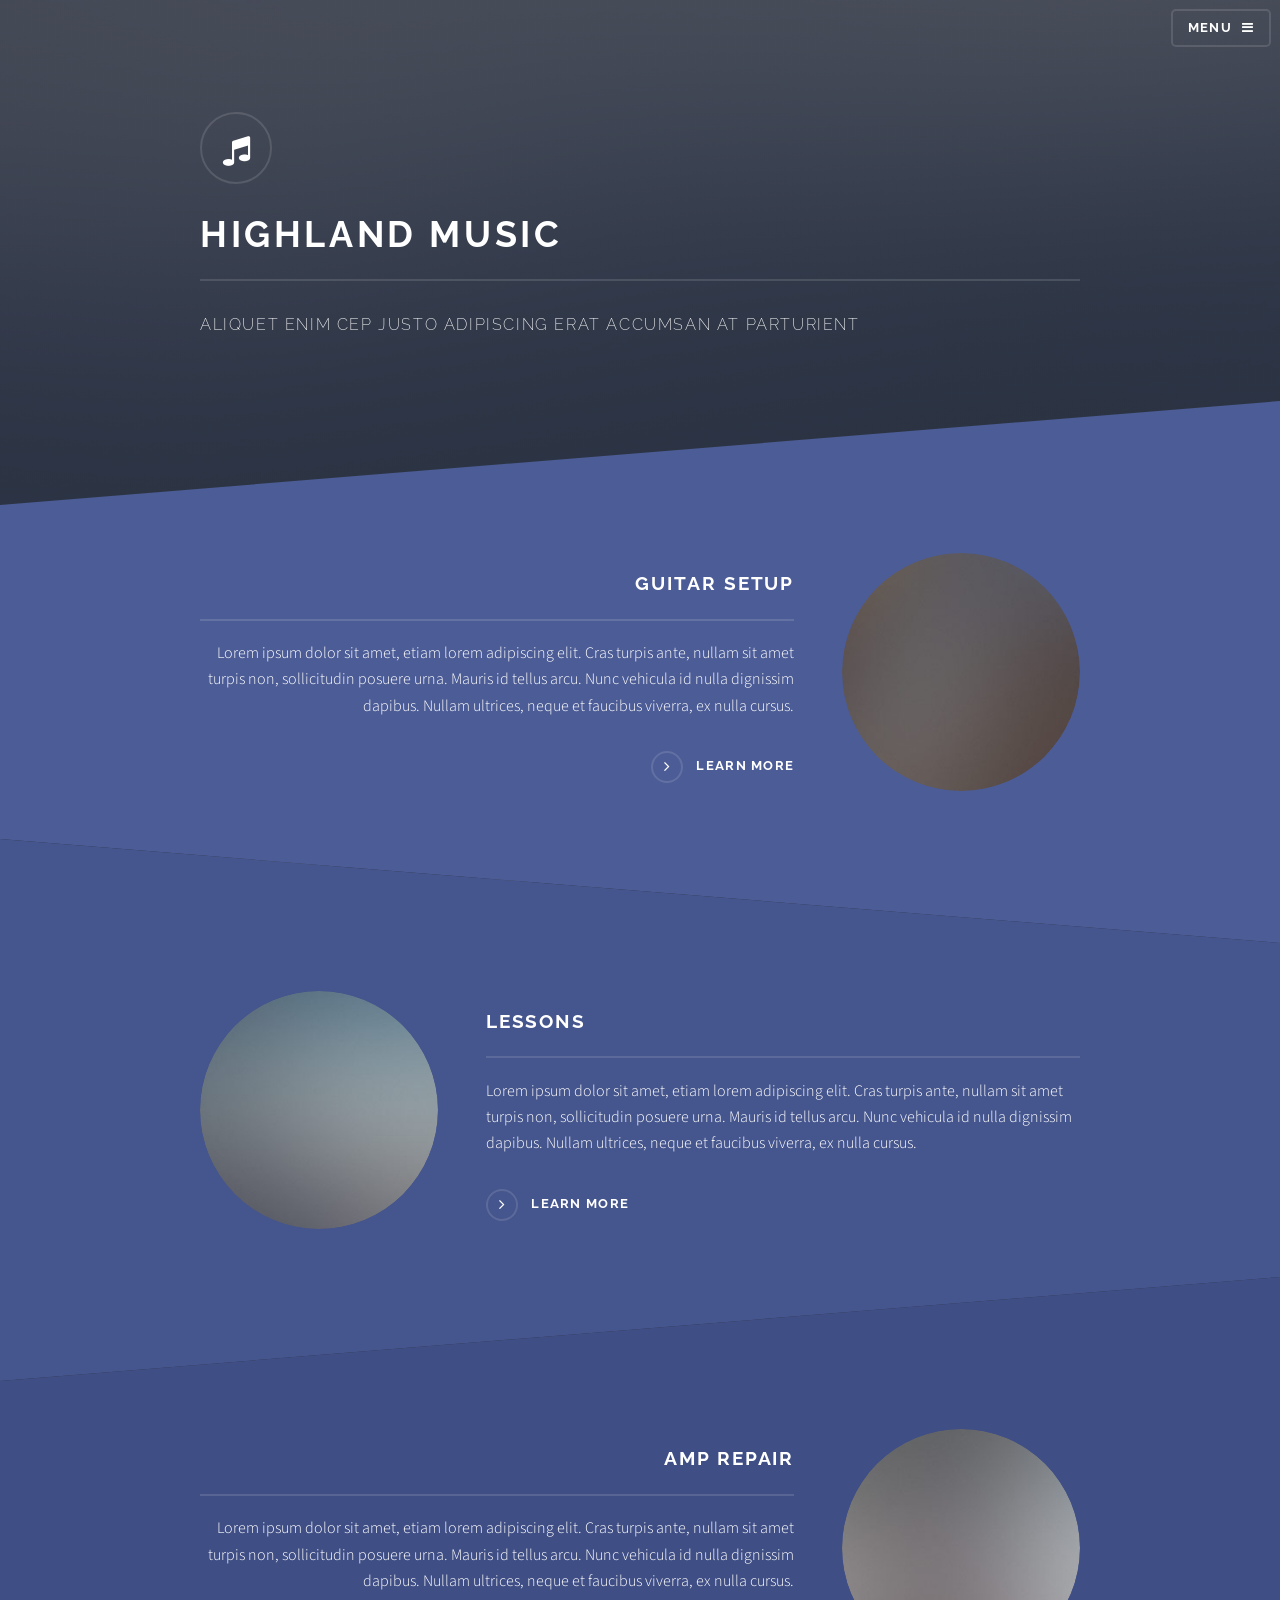
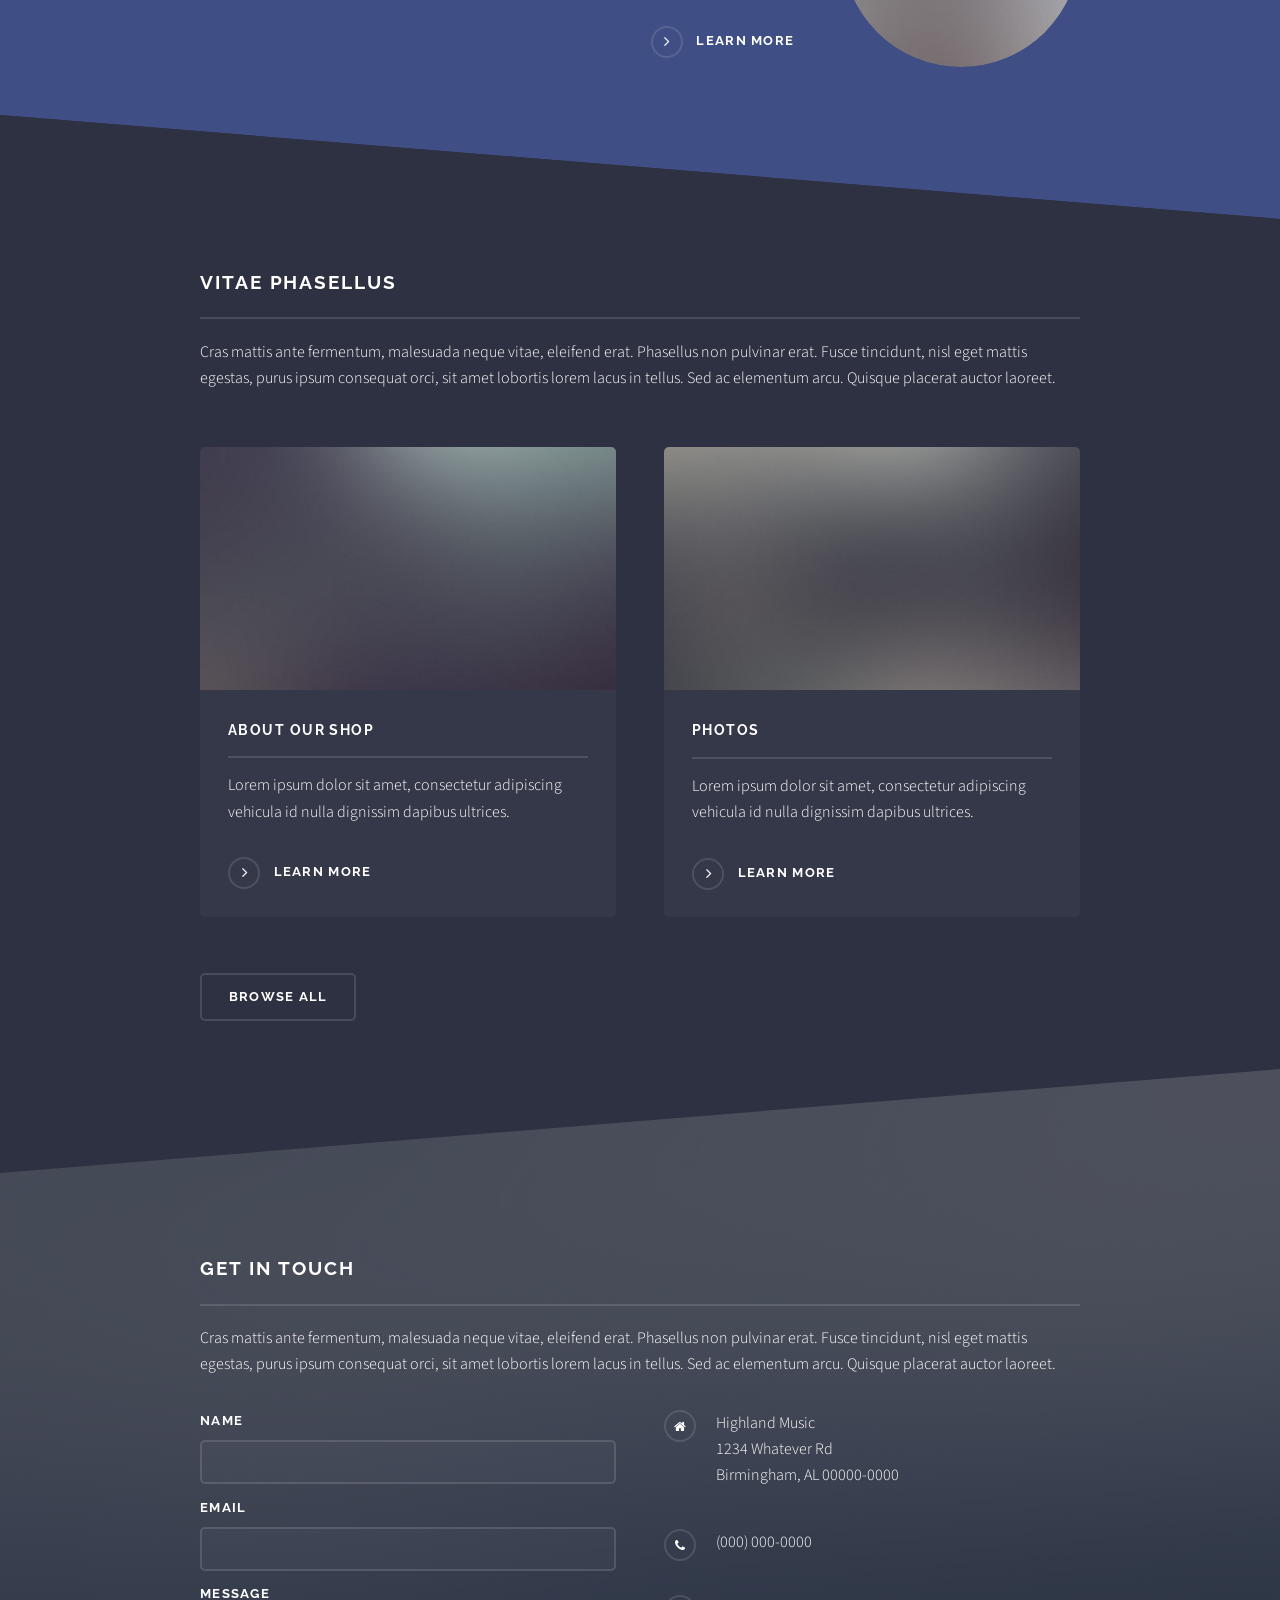
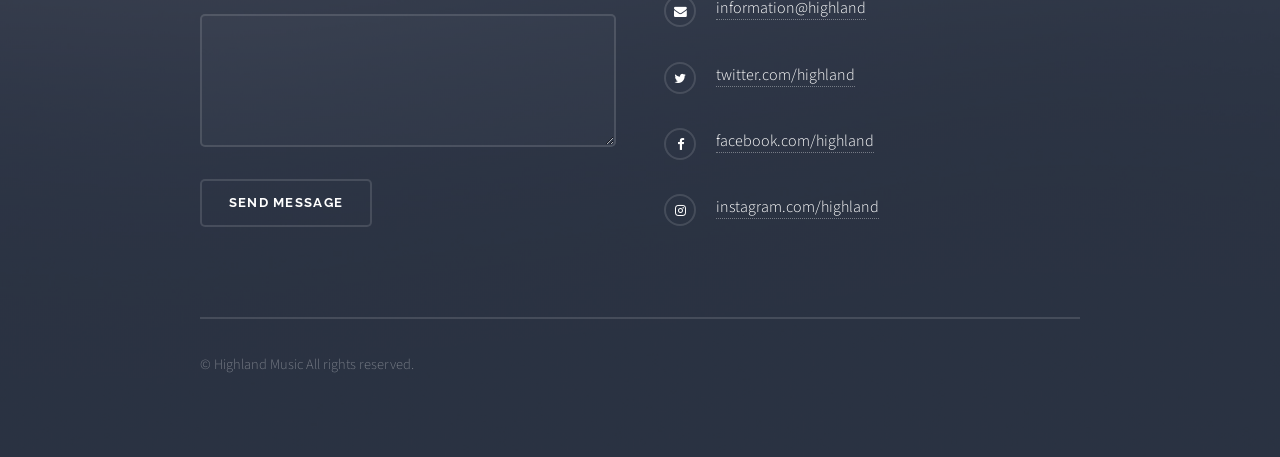
<file: index.html>
<!DOCTYPE HTML>
<!--
	Solid State by Pixelarity
	pixelarity.com | hello@pixelarity.com
	License: pixelarity.com/license
-->
<html>
	<head>
		<title>Untitled</title>
		<meta charset="utf-8" />
		<meta name="viewport" content="width=device-width, initial-scale=1" />
		<!--[if lte IE 8]><script src="assets/js/ie/html5shiv.js"></script><![endif]-->
		<link rel="stylesheet" href="assets/css/main.css" />
		<!--[if lte IE 9]><link rel="stylesheet" href="assets/css/ie9.css" /><![endif]-->
		<!--[if lte IE 8]><link rel="stylesheet" href="assets/css/ie8.css" /><![endif]-->
	</head>
	<body>

		<!-- Page Wrapper -->
			<div id="page-wrapper">

				<!-- Header -->
					<header id="header" class="alt">
						<h1><a href="index.html">Highland Music</a></h1>
						<nav>
							<a href="#menu">Menu</a>
						</nav>
					</header>

				<!-- Menu -->
					<nav id="menu">
						<div class="inner">
							<h2>Menu</h2>
							<ul class="links">
								<li><a href="index.html">Home</a></li>
								<li><a href="generic.html">Generic</a></li>
								<li><a href="elements.html">Elements</a></li>
								<li><a href="#">Log In</a></li>
								<li><a href="#">Sign Up</a></li>
							</ul>
							<a href="#" class="close">Close</a>
						</div>
					</nav>

				<!-- Banner -->
					<section id="banner">
						<div class="inner">
							<div class="logo"><span class="icon fa-music"></span></div>
							<h2>Highland Music</h2>
							<p>Aliquet enim cep justo adipiscing erat accumsan at Parturient</p>
						</div>
					</section>

				<!-- Wrapper -->
					<section id="wrapper">

						<!-- One -->
							<section id="one" class="wrapper spotlight style1">
								<div class="inner">
									<a href="#" class="image"><img src="images/pic01.jpg" alt="" /></a>
									<div class="content">
										<h2 class="major">Guitar Setup</h2>
										<p>Lorem ipsum dolor sit amet, etiam lorem adipiscing elit. Cras turpis ante, nullam sit amet turpis non, sollicitudin posuere urna. Mauris id tellus arcu. Nunc vehicula id nulla dignissim dapibus. Nullam ultrices, neque et faucibus viverra, ex nulla cursus.</p>
										<a href="#" class="special">Learn more</a>
									</div>
								</div>
							</section>

						<!-- Two -->
							<section id="two" class="wrapper alt spotlight style2">
								<div class="inner">
									<a href="#" class="image"><img src="images/pic02.jpg" alt="" /></a>
									<div class="content">
										<h2 class="major">Lessons</h2>
										<p>Lorem ipsum dolor sit amet, etiam lorem adipiscing elit. Cras turpis ante, nullam sit amet turpis non, sollicitudin posuere urna. Mauris id tellus arcu. Nunc vehicula id nulla dignissim dapibus. Nullam ultrices, neque et faucibus viverra, ex nulla cursus.</p>
										<a href="#" class="special">Learn more</a>
									</div>
								</div>
							</section>

						<!-- Three -->
							<section id="three" class="wrapper spotlight style3">
								<div class="inner">
									<a href="#" class="image"><img src="images/pic03.jpg" alt="" /></a>
									<div class="content">
										<h2 class="major">Amp Repair</h2>
										<p>Lorem ipsum dolor sit amet, etiam lorem adipiscing elit. Cras turpis ante, nullam sit amet turpis non, sollicitudin posuere urna. Mauris id tellus arcu. Nunc vehicula id nulla dignissim dapibus. Nullam ultrices, neque et faucibus viverra, ex nulla cursus.</p>
										<a href="#" class="special">Learn more</a>
									</div>
								</div>
							</section>

						<!-- Four -->
							<section id="four" class="wrapper alt style1">
								<div class="inner">
									<h2 class="major">Vitae phasellus</h2>
									<p>Cras mattis ante fermentum, malesuada neque vitae, eleifend erat. Phasellus non pulvinar erat. Fusce tincidunt, nisl eget mattis egestas, purus ipsum consequat orci, sit amet lobortis lorem lacus in tellus. Sed ac elementum arcu. Quisque placerat auctor laoreet.</p>
									<section class="features">
										<article>
											<a href="#" class="image"><img src="images/pic04.jpg" alt="" /></a>
											<h3 class="major">About Our Shop</h3>
											<p>Lorem ipsum dolor sit amet, consectetur adipiscing vehicula id nulla dignissim dapibus ultrices.</p>
											<a href="#" class="special">Learn more</a>
										</article>
										<article>
											<a href="#" class="image"><img src="images/pic05.jpg" alt="" /></a>
											<h3 class="major">Photos</h3>
											<p>Lorem ipsum dolor sit amet, consectetur adipiscing vehicula id nulla dignissim dapibus ultrices.</p>
											<a href="#" class="special">Learn more</a>
										</article>
										<!--  <article>
											<a href="#" class="image"><img src="images/pic06.jpg" alt="" /></a>
											<h3 class="major">Ante fermentum</h3>
											<p>Lorem ipsum dolor sit amet, consectetur adipiscing vehicula id nulla dignissim dapibus ultrices.</p>
											<a href="#" class="special">Learn more</a>
										</article>
										<article>
											<a href="#" class="image"><img src="images/pic07.jpg" alt="" /></a>
											<h3 class="major">Fusce consequat</h3>
											<p>Lorem ipsum dolor sit amet, consectetur adipiscing vehicula id nulla dignissim dapibus ultrices.</p>
											<a href="#" class="special">Learn more</a>
										</article>  -->
									</section>
									<ul class="actions">
										<li><a href="#" class="button">Browse All</a></li>
									</ul>
								</div>
							</section>

					</section>

				<!-- Footer -->
					<section id="footer">
						<div class="inner">
							<h2 class="major">Get in touch</h2>
							<p>Cras mattis ante fermentum, malesuada neque vitae, eleifend erat. Phasellus non pulvinar erat. Fusce tincidunt, nisl eget mattis egestas, purus ipsum consequat orci, sit amet lobortis lorem lacus in tellus. Sed ac elementum arcu. Quisque placerat auctor laoreet.</p>
							<form method="post" action="#">
								<div class="field">
									<label for="name">Name</label>
									<input type="text" name="name" id="name" />
								</div>
								<div class="field">
									<label for="email">Email</label>
									<input type="email" name="email" id="email" />
								</div>
								<div class="field">
									<label for="message">Message</label>
									<textarea name="message" id="message" rows="4"></textarea>
								</div>
								<ul class="actions">
									<li><input type="submit" value="Send Message" /></li>
								</ul>
							</form>
							<ul class="contact">
								<li class="fa-home">
									Highland Music<br />
									1234 Whatever Rd<br />
									Birmingham, AL 00000-0000
								</li>
								<li class="fa-phone">(000) 000-0000</li>
								<li class="fa-envelope"><a href="#">information@highland</a></li>
								<li class="fa-twitter"><a href="#">twitter.com/highland</a></li>
								<li class="fa-facebook"><a href="#">facebook.com/highland</a></li>
								<li class="fa-instagram"><a href="#">instagram.com/highland</a></li>
							</ul>
							<ul class="copyright">
								<li>&copy; Highland Music All rights reserved.</li>
							</ul>
						</div>
					</section>

			</div>

		<!-- Scripts -->
			<script src="assets/js/skel.min.js"></script>
			<script src="assets/js/jquery.min.js"></script>
			<script src="assets/js/jquery.scrollex.min.js"></script>
			<script src="assets/js/util.js"></script>
			<!--[if lte IE 8]><script src="assets/js/ie/respond.min.js"></script><![endif]-->
			<script src="assets/js/main.js"></script>

	</body>
</html>
</file>
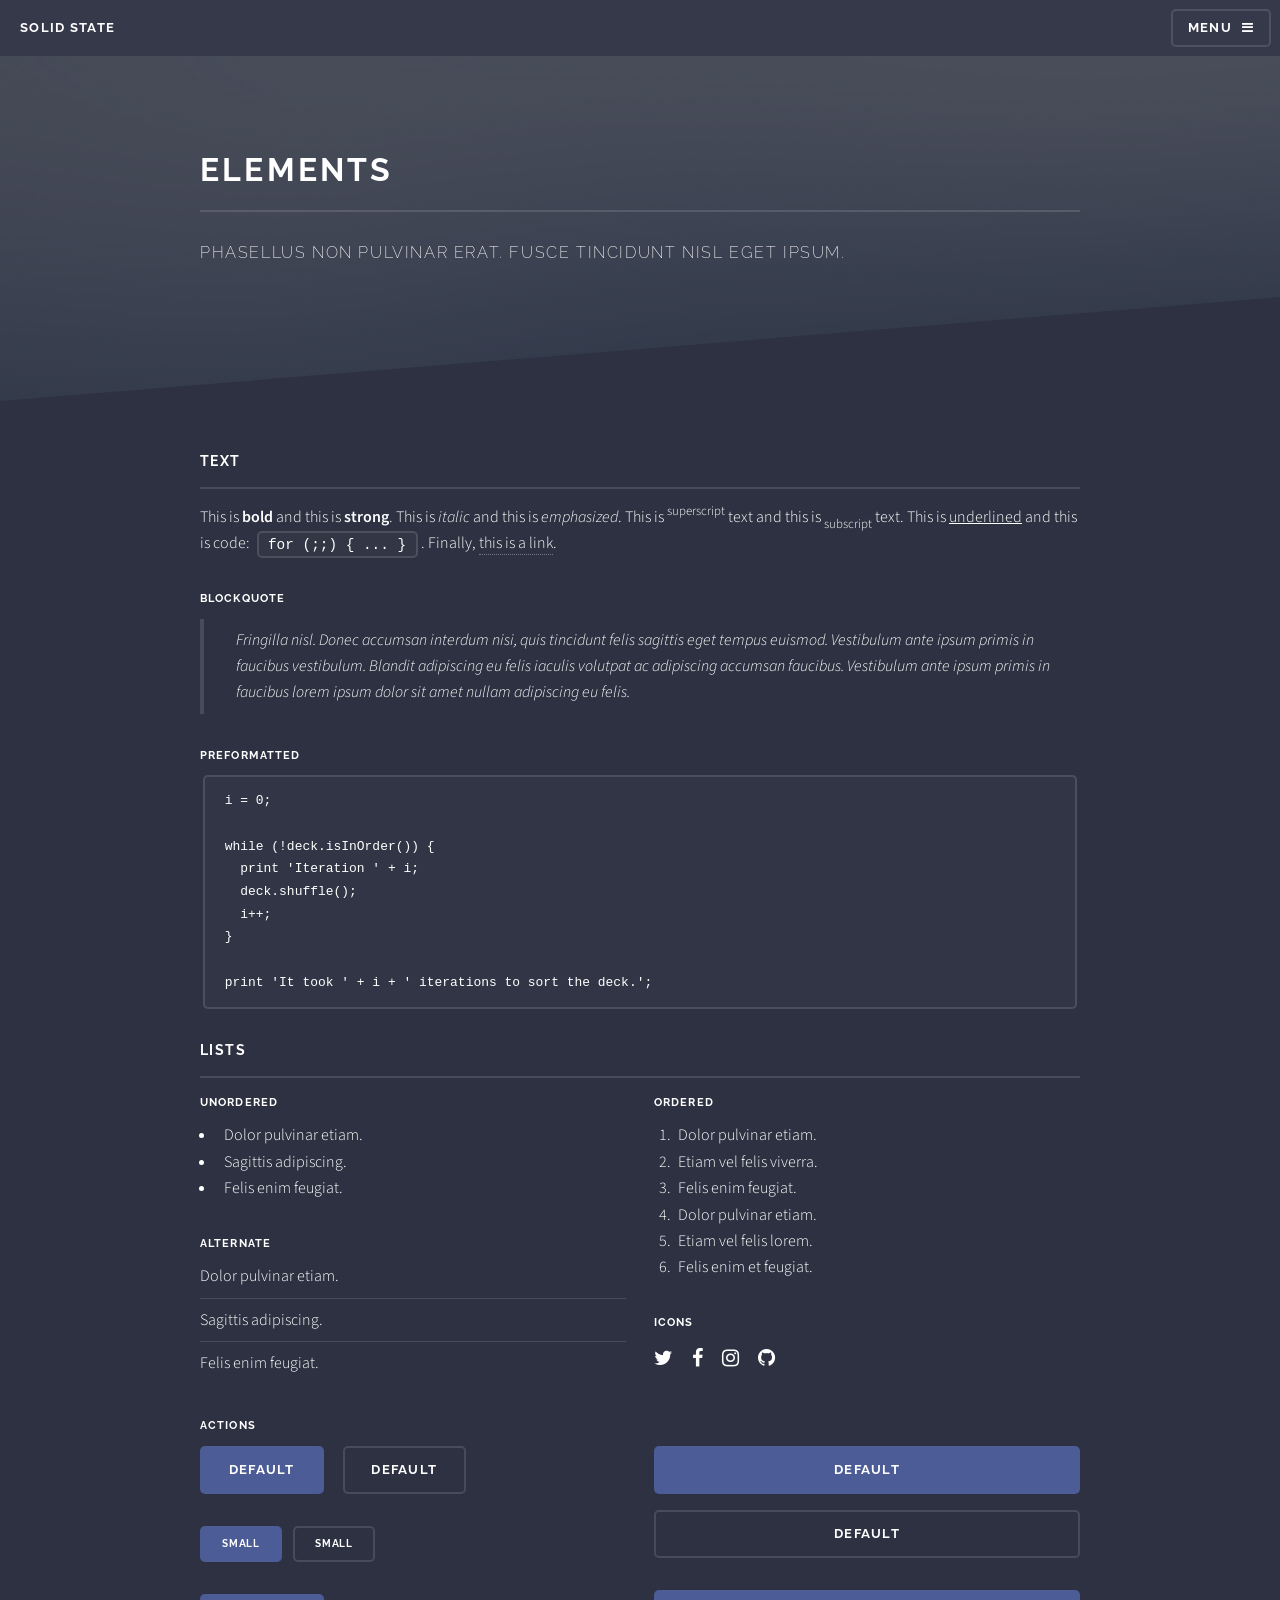
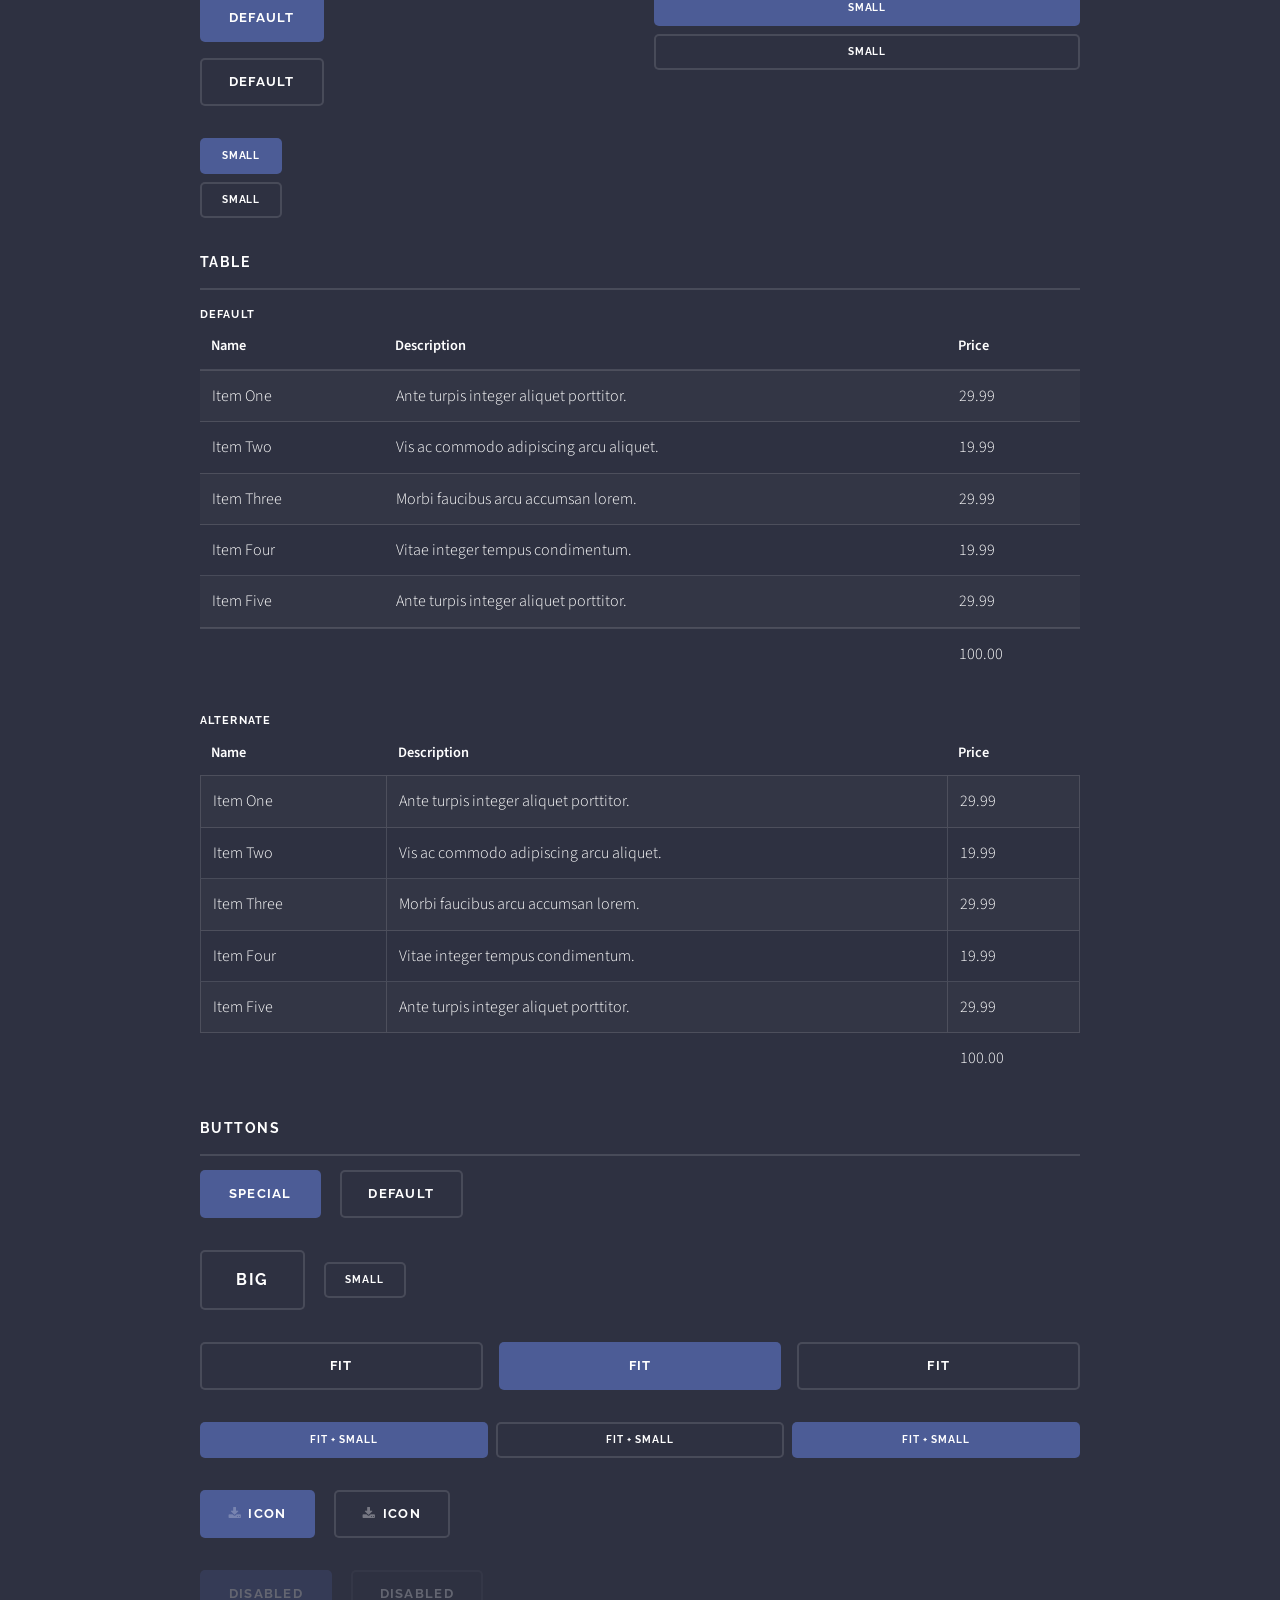
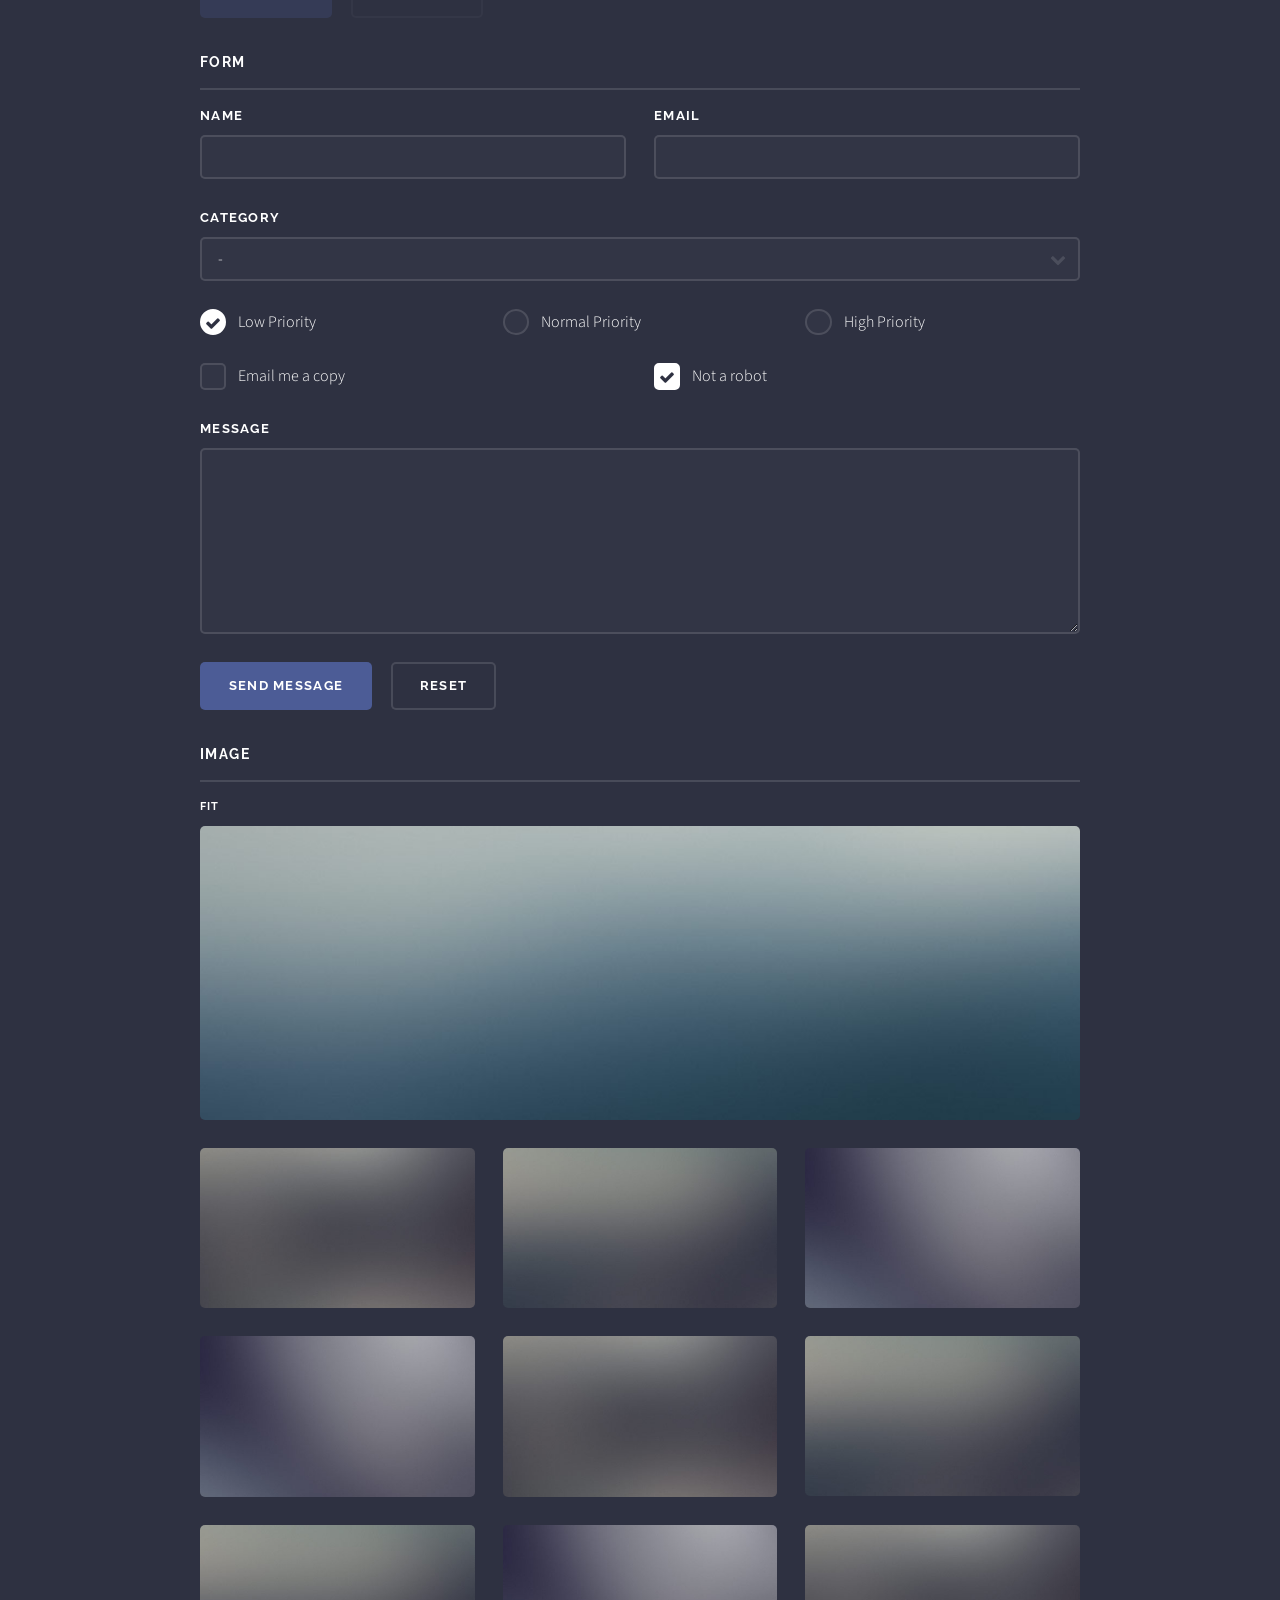
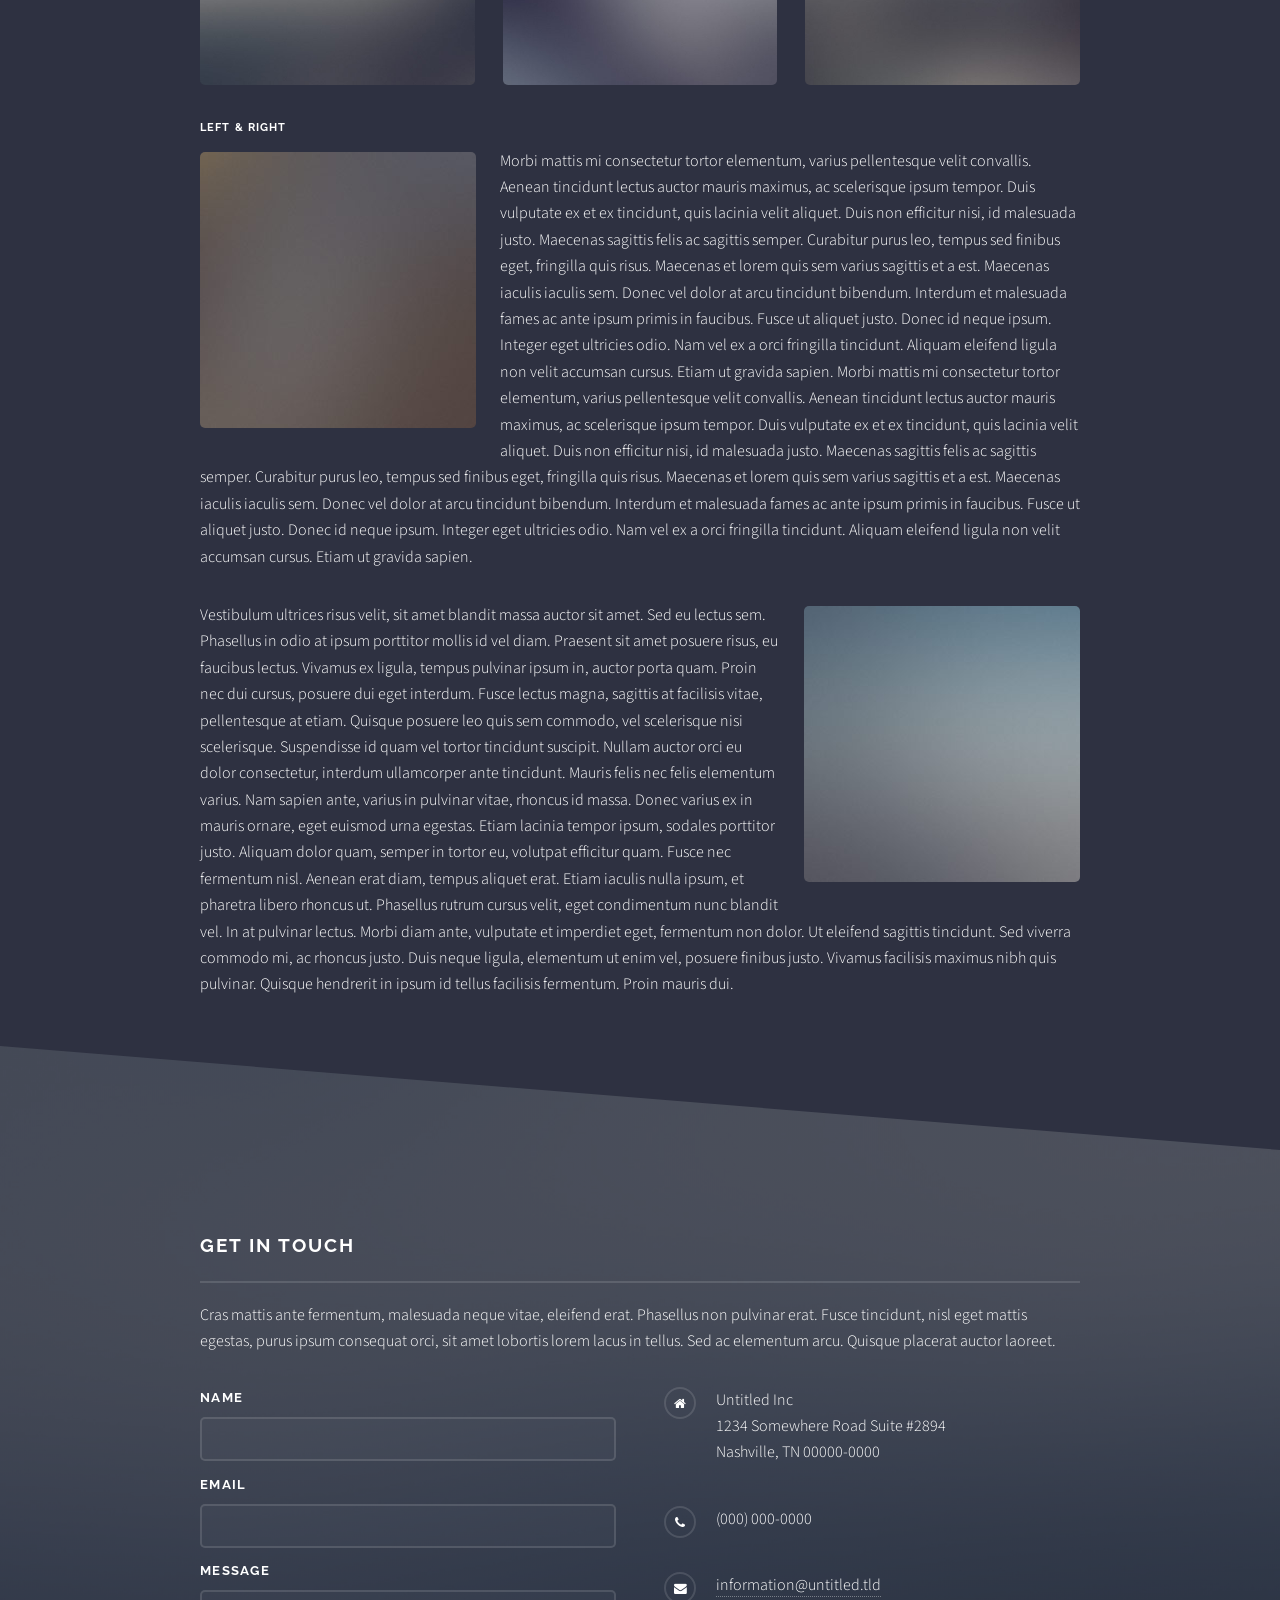
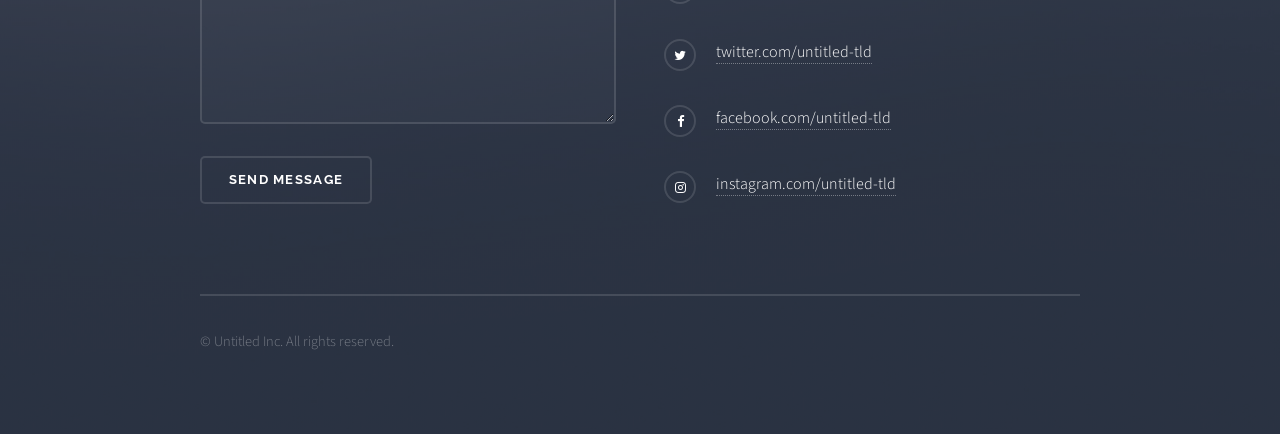
<file: elements.html>
<!DOCTYPE HTML>
<!--
	Solid State by Pixelarity
	pixelarity.com | hello@pixelarity.com
	License: pixelarity.com/license
-->
<html>
	<head>
		<title>Untitled</title>
		<meta charset="utf-8" />
		<meta name="viewport" content="width=device-width, initial-scale=1" />
		<!--[if lte IE 8]><script src="assets/js/ie/html5shiv.js"></script><![endif]-->
		<link rel="stylesheet" href="assets/css/main.css" />
		<!--[if lte IE 9]><link rel="stylesheet" href="assets/css/ie9.css" /><![endif]-->
		<!--[if lte IE 8]><link rel="stylesheet" href="assets/css/ie8.css" /><![endif]-->
	</head>
	<body>

		<!-- Page Wrapper -->
			<div id="page-wrapper">

				<!-- Header -->
					<header id="header">
						<h1><a href="index.html">Solid State</a></h1>
						<nav>
							<a href="#menu">Menu</a>
						</nav>
					</header>

				<!-- Menu -->
					<nav id="menu">
						<div class="inner">
							<h2>Menu</h2>
							<ul class="links">
								<li><a href="index.html">Home</a></li>
								<li><a href="generic.html">Generic</a></li>
								<li><a href="elements.html">Elements</a></li>
								<li><a href="#">Log In</a></li>
								<li><a href="#">Sign Up</a></li>
							</ul>
							<a href="#" class="close">Close</a>
						</div>
					</nav>

				<!-- Wrapper -->
					<section id="wrapper">
						<header>
							<div class="inner">
								<h2>Elements</h2>
								<p>Phasellus non pulvinar erat. Fusce tincidunt nisl eget ipsum.</p>
							</div>
						</header>

						<!-- Content -->
							<div class="wrapper">
								<div class="inner">

									<section>
										<h3 class="major">Text</h3>
										<p>This is <b>bold</b> and this is <strong>strong</strong>. This is <i>italic</i> and this is <em>emphasized</em>.
										This is <sup>superscript</sup> text and this is <sub>subscript</sub> text.
										This is <u>underlined</u> and this is code: <code>for (;;) { ... }</code>. Finally, <a href="#">this is a link</a>.</p>
										<h4>Blockquote</h4>
										<blockquote>Fringilla nisl. Donec accumsan interdum nisi, quis tincidunt felis sagittis eget tempus euismod. Vestibulum ante ipsum primis in faucibus vestibulum. Blandit adipiscing eu felis iaculis volutpat ac adipiscing accumsan faucibus. Vestibulum ante ipsum primis in faucibus lorem ipsum dolor sit amet nullam adipiscing eu felis.</blockquote>
										<h4>Preformatted</h4>
										<pre><code>i = 0;

while (!deck.isInOrder()) {
  print 'Iteration ' + i;
  deck.shuffle();
  i++;
}

print 'It took ' + i + ' iterations to sort the deck.';</code></pre>
									</section>

									<section>
										<h3 class="major">Lists</h3>
										<div class="row">
											<div class="6u 12u$(medium)">
												<h4>Unordered</h4>
												<ul>
													<li>Dolor pulvinar etiam.</li>
													<li>Sagittis adipiscing.</li>
													<li>Felis enim feugiat.</li>
												</ul>
												<h4>Alternate</h4>
												<ul class="alt">
													<li>Dolor pulvinar etiam.</li>
													<li>Sagittis adipiscing.</li>
													<li>Felis enim feugiat.</li>
												</ul>
											</div>
											<div class="6u$ 12u$(medium)">
												<h4>Ordered</h4>
												<ol>
													<li>Dolor pulvinar etiam.</li>
													<li>Etiam vel felis viverra.</li>
													<li>Felis enim feugiat.</li>
													<li>Dolor pulvinar etiam.</li>
													<li>Etiam vel felis lorem.</li>
													<li>Felis enim et feugiat.</li>
												</ol>
												<h4>Icons</h4>
												<ul class="icons">
													<li><a href="#" class="icon fa-twitter"><span class="label">Twitter</span></a></li>
													<li><a href="#" class="icon fa-facebook"><span class="label">Facebook</span></a></li>
													<li><a href="#" class="icon fa-instagram"><span class="label">Instagram</span></a></li>
													<li><a href="#" class="icon fa-github"><span class="label">Github</span></a></li>
												</ul>
											</div>
										</div>
										<h4>Actions</h4>
										<div class="row">
											<div class="6u 12u$(medium)">
												<ul class="actions">
													<li><a href="#" class="button special">Default</a></li>
													<li><a href="#" class="button">Default</a></li>
												</ul>
												<ul class="actions small">
													<li><a href="#" class="button special small">Small</a></li>
													<li><a href="#" class="button small">Small</a></li>
												</ul>
												<ul class="actions vertical">
													<li><a href="#" class="button special">Default</a></li>
													<li><a href="#" class="button">Default</a></li>
												</ul>
												<ul class="actions vertical small">
													<li><a href="#" class="button special small">Small</a></li>
													<li><a href="#" class="button small">Small</a></li>
												</ul>
											</div>
											<div class="6u 12u$(medium)">
												<ul class="actions vertical">
													<li><a href="#" class="button special fit">Default</a></li>
													<li><a href="#" class="button fit">Default</a></li>
												</ul>
												<ul class="actions vertical small">
													<li><a href="#" class="button special small fit">Small</a></li>
													<li><a href="#" class="button small fit">Small</a></li>
												</ul>
											</div>
										</div>
									</section>

									<section>
										<h3 class="major">Table</h3>
										<h4>Default</h4>
										<div class="table-wrapper">
											<table>
												<thead>
													<tr>
														<th>Name</th>
														<th>Description</th>
														<th>Price</th>
													</tr>
												</thead>
												<tbody>
													<tr>
														<td>Item One</td>
														<td>Ante turpis integer aliquet porttitor.</td>
														<td>29.99</td>
													</tr>
													<tr>
														<td>Item Two</td>
														<td>Vis ac commodo adipiscing arcu aliquet.</td>
														<td>19.99</td>
													</tr>
													<tr>
														<td>Item Three</td>
														<td> Morbi faucibus arcu accumsan lorem.</td>
														<td>29.99</td>
													</tr>
													<tr>
														<td>Item Four</td>
														<td>Vitae integer tempus condimentum.</td>
														<td>19.99</td>
													</tr>
													<tr>
														<td>Item Five</td>
														<td>Ante turpis integer aliquet porttitor.</td>
														<td>29.99</td>
													</tr>
												</tbody>
												<tfoot>
													<tr>
														<td colspan="2"></td>
														<td>100.00</td>
													</tr>
												</tfoot>
											</table>
										</div>

										<h4>Alternate</h4>
										<div class="table-wrapper">
											<table class="alt">
												<thead>
													<tr>
														<th>Name</th>
														<th>Description</th>
														<th>Price</th>
													</tr>
												</thead>
												<tbody>
													<tr>
														<td>Item One</td>
														<td>Ante turpis integer aliquet porttitor.</td>
														<td>29.99</td>
													</tr>
													<tr>
														<td>Item Two</td>
														<td>Vis ac commodo adipiscing arcu aliquet.</td>
														<td>19.99</td>
													</tr>
													<tr>
														<td>Item Three</td>
														<td> Morbi faucibus arcu accumsan lorem.</td>
														<td>29.99</td>
													</tr>
													<tr>
														<td>Item Four</td>
														<td>Vitae integer tempus condimentum.</td>
														<td>19.99</td>
													</tr>
													<tr>
														<td>Item Five</td>
														<td>Ante turpis integer aliquet porttitor.</td>
														<td>29.99</td>
													</tr>
												</tbody>
												<tfoot>
													<tr>
														<td colspan="2"></td>
														<td>100.00</td>
													</tr>
												</tfoot>
											</table>
										</div>
									</section>

									<section>
										<h3 class="major">Buttons</h3>
										<ul class="actions">
											<li><a href="#" class="button special">Special</a></li>
											<li><a href="#" class="button">Default</a></li>
										</ul>
										<ul class="actions">
											<li><a href="#" class="button big">Big</a></li>
											<li><a href="#" class="button small">Small</a></li>
										</ul>
										<ul class="actions fit">
											<li><a href="#" class="button fit">Fit</a></li>
											<li><a href="#" class="button special fit">Fit</a></li>
											<li><a href="#" class="button fit">Fit</a></li>
										</ul>
										<ul class="actions fit small">
											<li><a href="#" class="button special fit small">Fit + Small</a></li>
											<li><a href="#" class="button fit small">Fit + Small</a></li>
											<li><a href="#" class="button special fit small">Fit + Small</a></li>
										</ul>
										<ul class="actions">
											<li><a href="#" class="button special icon fa-download">Icon</a></li>
											<li><a href="#" class="button icon fa-download">Icon</a></li>
										</ul>
										<ul class="actions">
											<li><span class="button special disabled">Disabled</span></li>
											<li><span class="button disabled">Disabled</span></li>
										</ul>
									</section>

									<section>
										<h3 class="major">Form</h3>
										<form method="post" action="#">
											<div class="row uniform">
												<div class="6u 12u$(xsmall)">
													<label for="demo-name">Name</label>
													<input type="text" name="demo-name" id="demo-name" value="" />
												</div>
												<div class="6u$ 12u$(xsmall)">
													<label for="demo-email">Email</label>
													<input type="email" name="demo-email" id="demo-email" value="" />
												</div>
												<div class="12u$">
													<label for="demo-category">Category</label>
													<div class="select-wrapper">
														<select name="demo-category" id="demo-category">
															<option value="">-</option>
															<option value="1">Manufacturing</option>
															<option value="1">Shipping</option>
															<option value="1">Administration</option>
															<option value="1">Human Resources</option>
														</select>
													</div>
												</div>
												<div class="4u 12u$(small)">
													<input type="radio" id="demo-priority-low" name="demo-priority" checked>
													<label for="demo-priority-low">Low Priority</label>
												</div>
												<div class="4u 12u$(small)">
													<input type="radio" id="demo-priority-normal" name="demo-priority">
													<label for="demo-priority-normal">Normal Priority</label>
												</div>
												<div class="4u$ 12u$(small)">
													<input type="radio" id="demo-priority-high" name="demo-priority">
													<label for="demo-priority-high">High Priority</label>
												</div>
												<div class="6u 12u$(small)">
													<input type="checkbox" id="demo-copy" name="demo-copy">
													<label for="demo-copy">Email me a copy</label>
												</div>
												<div class="6u$ 12u$(small)">
													<input type="checkbox" id="demo-human" name="demo-human" checked>
													<label for="demo-human">Not a robot</label>
												</div>
												<div class="12u$">
													<label for="demo-message">Message</label>
													<textarea name="demo-message" id="demo-message" rows="6"></textarea>
												</div>
												<div class="12u$">
													<ul class="actions">
														<li><input type="submit" value="Send Message" class="special" /></li>
														<li><input type="reset" value="Reset" /></li>
													</ul>
												</div>
											</div>
										</form>
									</section>

									<section>
										<h3 class="major">Image</h3>
										<h4>Fit</h4>
										<div class="box alt">
											<div class="row uniform">
												<div class="12u$"><span class="image fit"><img src="images/pic08.jpg" alt="" /></span></div>
												<div class="4u"><span class="image fit"><img src="images/pic05.jpg" alt="" /></span></div>
												<div class="4u"><span class="image fit"><img src="images/pic06.jpg" alt="" /></span></div>
												<div class="4u$"><span class="image fit"><img src="images/pic07.jpg" alt="" /></span></div>
												<div class="4u"><span class="image fit"><img src="images/pic07.jpg" alt="" /></span></div>
												<div class="4u"><span class="image fit"><img src="images/pic05.jpg" alt="" /></span></div>
												<div class="4u$"><span class="image fit"><img src="images/pic06.jpg" alt="" /></span></div>
												<div class="4u"><span class="image fit"><img src="images/pic06.jpg" alt="" /></span></div>
												<div class="4u"><span class="image fit"><img src="images/pic07.jpg" alt="" /></span></div>
												<div class="4u$"><span class="image fit"><img src="images/pic05.jpg" alt="" /></span></div>
											</div>
										</div>
										<h4>Left &amp; Right</h4>
										<p><span class="image left"><img src="images/pic01.jpg" alt="" /></span>Morbi mattis mi consectetur tortor elementum, varius pellentesque velit convallis. Aenean tincidunt lectus auctor mauris maximus, ac scelerisque ipsum tempor. Duis vulputate ex et ex tincidunt, quis lacinia velit aliquet. Duis non efficitur nisi, id malesuada justo. Maecenas sagittis felis ac sagittis semper. Curabitur purus leo, tempus sed finibus eget, fringilla quis risus. Maecenas et lorem quis sem varius sagittis et a est. Maecenas iaculis iaculis sem. Donec vel dolor at arcu tincidunt bibendum. Interdum et malesuada fames ac ante ipsum primis in faucibus. Fusce ut aliquet justo. Donec id neque ipsum. Integer eget ultricies odio. Nam vel ex a orci fringilla tincidunt. Aliquam eleifend ligula non velit accumsan cursus. Etiam ut gravida sapien. Morbi mattis mi consectetur tortor elementum, varius pellentesque velit convallis. Aenean tincidunt lectus auctor mauris maximus, ac scelerisque ipsum tempor. Duis vulputate ex et ex tincidunt, quis lacinia velit aliquet. Duis non efficitur nisi, id malesuada justo. Maecenas sagittis felis ac sagittis semper. Curabitur purus leo, tempus sed finibus eget, fringilla quis risus. Maecenas et lorem quis sem varius sagittis et a est. Maecenas iaculis iaculis sem. Donec vel dolor at arcu tincidunt bibendum. Interdum et malesuada fames ac ante ipsum primis in faucibus. Fusce ut aliquet justo. Donec id neque ipsum. Integer eget ultricies odio. Nam vel ex a orci fringilla tincidunt. Aliquam eleifend ligula non velit accumsan cursus. Etiam ut gravida sapien.</p>
										<p><span class="image right"><img src="images/pic02.jpg" alt="" /></span>Vestibulum ultrices risus velit, sit amet blandit massa auctor sit amet. Sed eu lectus sem. Phasellus in odio at ipsum porttitor mollis id vel diam. Praesent sit amet posuere risus, eu faucibus lectus. Vivamus ex ligula, tempus pulvinar ipsum in, auctor porta quam. Proin nec dui cursus, posuere dui eget interdum. Fusce lectus magna, sagittis at facilisis vitae, pellentesque at etiam. Quisque posuere leo quis sem commodo, vel scelerisque nisi scelerisque. Suspendisse id quam vel tortor tincidunt suscipit. Nullam auctor orci eu dolor consectetur, interdum ullamcorper ante tincidunt. Mauris felis nec felis elementum varius. Nam sapien ante, varius in pulvinar vitae, rhoncus id massa. Donec varius ex in mauris ornare, eget euismod urna egestas. Etiam lacinia tempor ipsum, sodales porttitor justo. Aliquam dolor quam, semper in tortor eu, volutpat efficitur quam. Fusce nec fermentum nisl. Aenean erat diam, tempus aliquet erat. Etiam iaculis nulla ipsum, et pharetra libero rhoncus ut. Phasellus rutrum cursus velit, eget condimentum nunc blandit vel. In at pulvinar lectus. Morbi diam ante, vulputate et imperdiet eget, fermentum non dolor. Ut eleifend sagittis tincidunt. Sed viverra commodo mi, ac rhoncus justo. Duis neque ligula, elementum ut enim vel, posuere finibus justo. Vivamus facilisis maximus nibh quis pulvinar. Quisque hendrerit in ipsum id tellus facilisis fermentum. Proin mauris dui.</p>
									</section>

								</div>
							</div>

					</section>

				<!-- Footer -->
					<section id="footer">
						<div class="inner">
							<h2 class="major">Get in touch</h2>
							<p>Cras mattis ante fermentum, malesuada neque vitae, eleifend erat. Phasellus non pulvinar erat. Fusce tincidunt, nisl eget mattis egestas, purus ipsum consequat orci, sit amet lobortis lorem lacus in tellus. Sed ac elementum arcu. Quisque placerat auctor laoreet.</p>
							<form method="post" action="#">
								<div class="field">
									<label for="name">Name</label>
									<input type="text" name="name" id="name" />
								</div>
								<div class="field">
									<label for="email">Email</label>
									<input type="email" name="email" id="email" />
								</div>
								<div class="field">
									<label for="message">Message</label>
									<textarea name="message" id="message" rows="4"></textarea>
								</div>
								<ul class="actions">
									<li><input type="submit" value="Send Message" /></li>
								</ul>
							</form>
							<ul class="contact">
								<li class="fa-home">
									Untitled Inc<br />
									1234 Somewhere Road Suite #2894<br />
									Nashville, TN 00000-0000
								</li>
								<li class="fa-phone">(000) 000-0000</li>
								<li class="fa-envelope"><a href="#">information@untitled.tld</a></li>
								<li class="fa-twitter"><a href="#">twitter.com/untitled-tld</a></li>
								<li class="fa-facebook"><a href="#">facebook.com/untitled-tld</a></li>
								<li class="fa-instagram"><a href="#">instagram.com/untitled-tld</a></li>
							</ul>
							<ul class="copyright">
								<li>&copy; Untitled Inc. All rights reserved.</li>
							</ul>
						</div>
					</section>

			</div>

		<!-- Scripts -->
			<script src="assets/js/skel.min.js"></script>
			<script src="assets/js/jquery.min.js"></script>
			<script src="assets/js/jquery.scrollex.min.js"></script>
			<script src="assets/js/util.js"></script>
			<!--[if lte IE 8]><script src="assets/js/ie/respond.min.js"></script><![endif]-->
			<script src="assets/js/main.js"></script>

	</body>
</html>
</file>
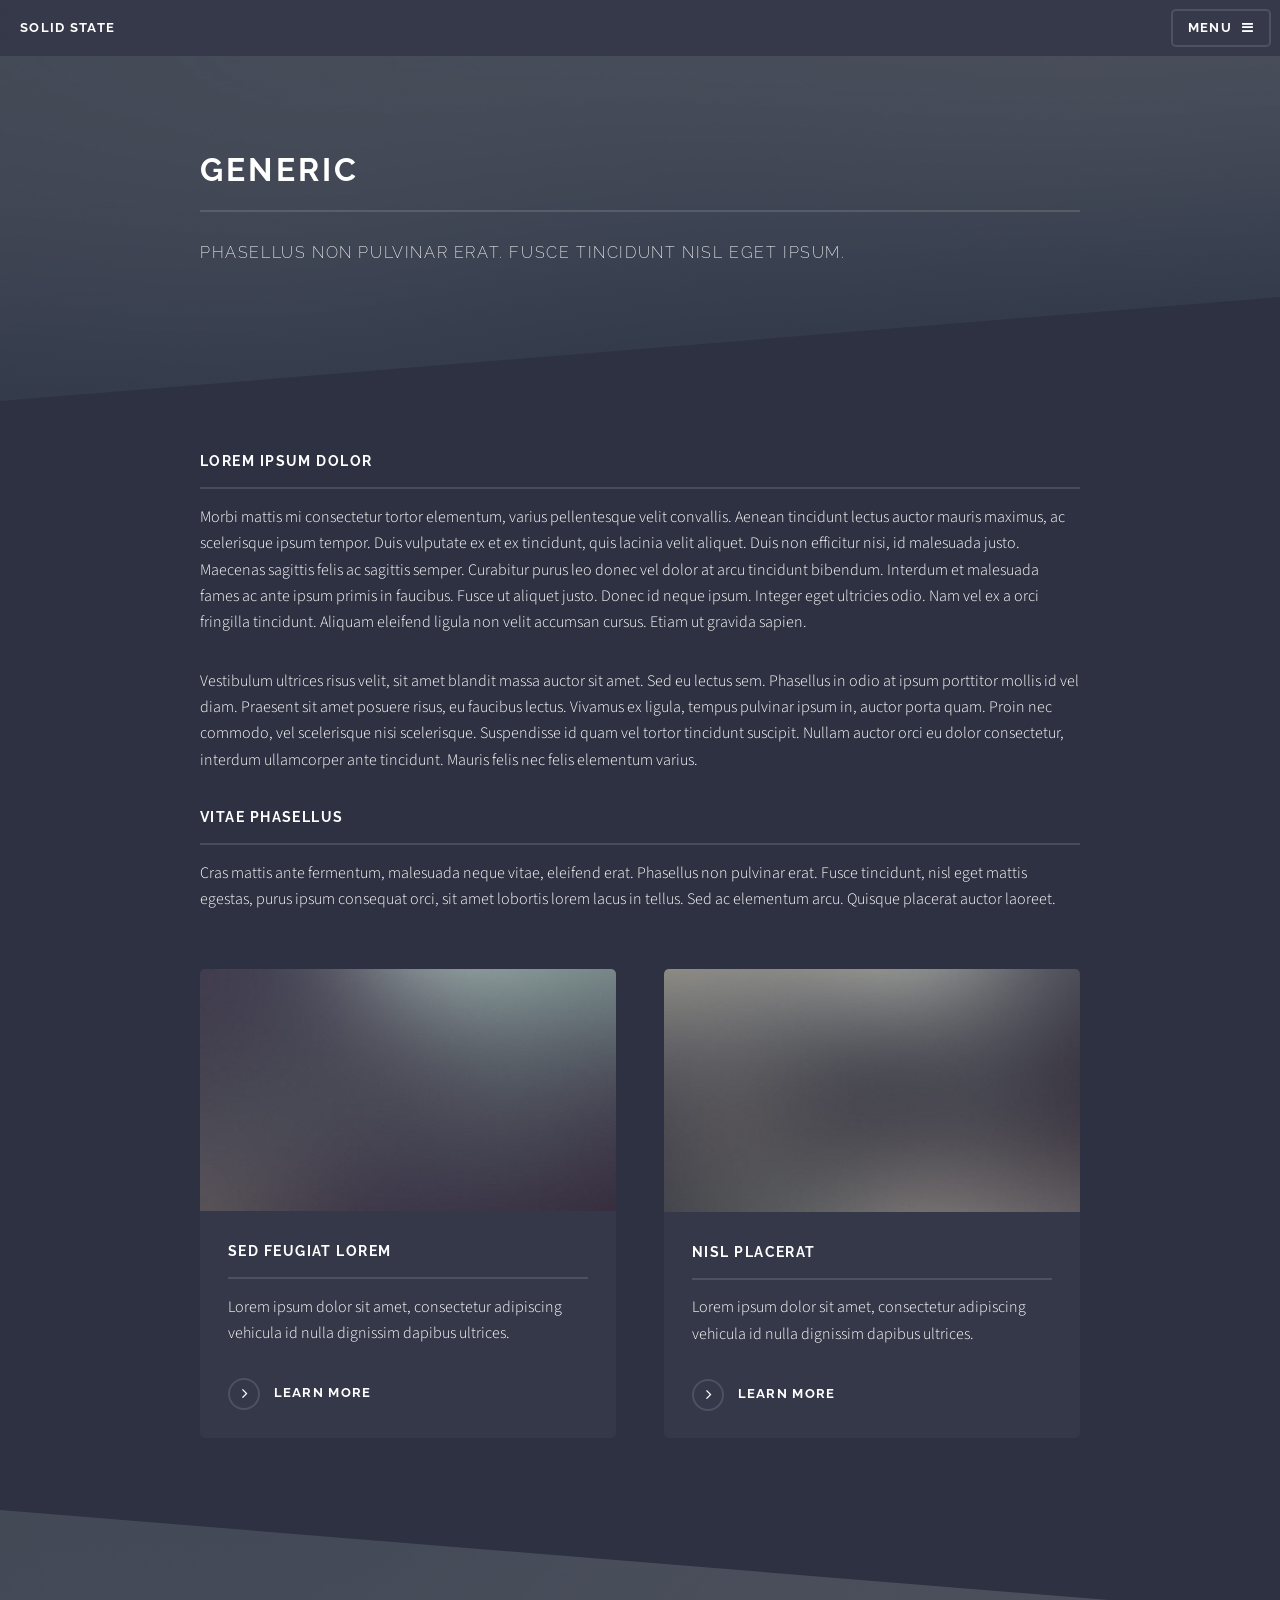
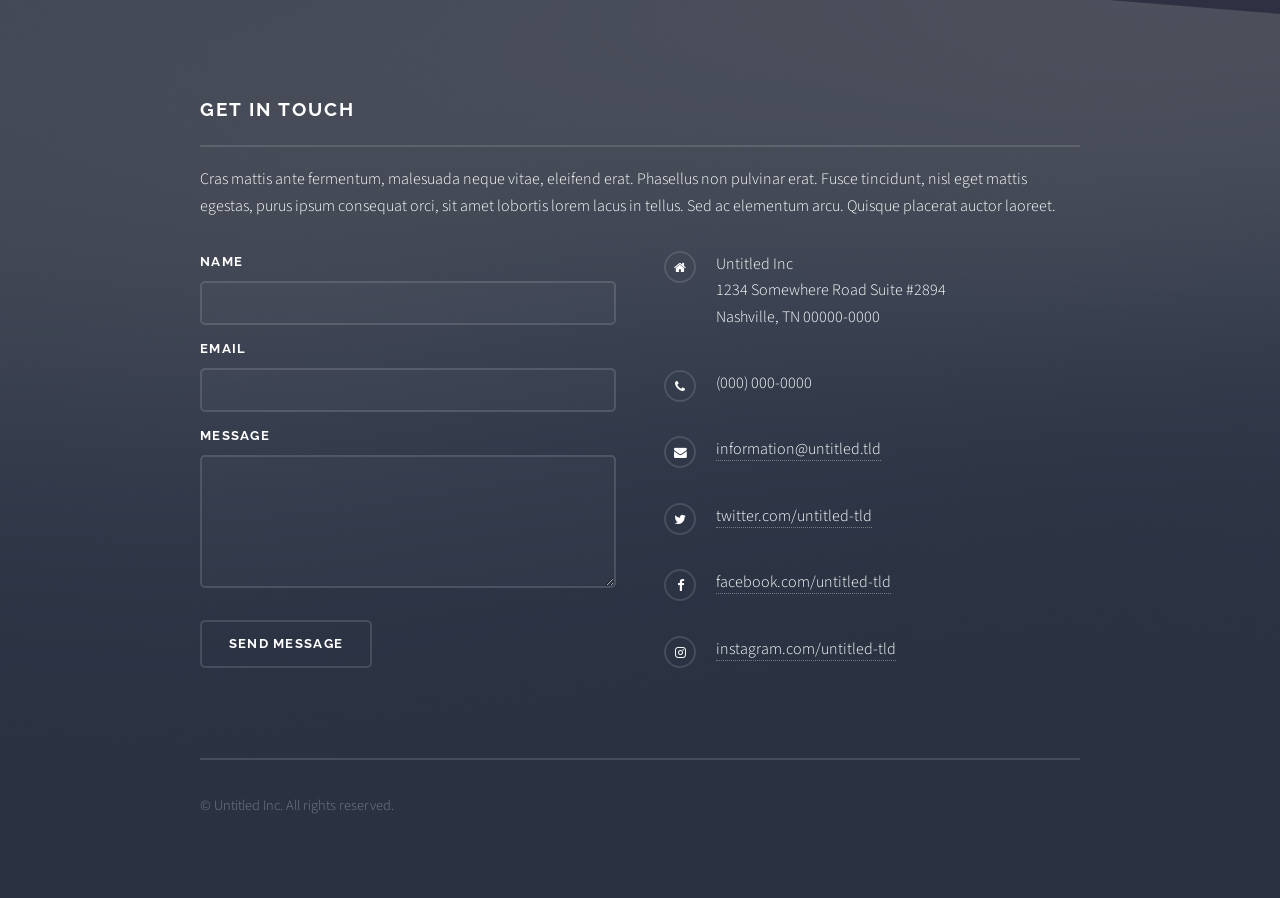
<file: generic.html>
<!DOCTYPE HTML>
<!--
	Solid State by Pixelarity
	pixelarity.com | hello@pixelarity.com
	License: pixelarity.com/license
-->
<html>
	<head>
		<title>Untitled</title>
		<meta charset="utf-8" />
		<meta name="viewport" content="width=device-width, initial-scale=1" />
		<!--[if lte IE 8]><script src="assets/js/ie/html5shiv.js"></script><![endif]-->
		<link rel="stylesheet" href="assets/css/main.css" />
		<!--[if lte IE 9]><link rel="stylesheet" href="assets/css/ie9.css" /><![endif]-->
		<!--[if lte IE 8]><link rel="stylesheet" href="assets/css/ie8.css" /><![endif]-->
	</head>
	<body>

		<!-- Page Wrapper -->
			<div id="page-wrapper">

				<!-- Header -->
					<header id="header">
						<h1><a href="index.html">Solid State</a></h1>
						<nav>
							<a href="#menu">Menu</a>
						</nav>
					</header>

				<!-- Menu -->
					<nav id="menu">
						<div class="inner">
							<h2>Menu</h2>
							<ul class="links">
								<li><a href="index.html">Home</a></li>
								<li><a href="generic.html">Generic</a></li>
								<li><a href="elements.html">Elements</a></li>
								<li><a href="#">Log In</a></li>
								<li><a href="#">Sign Up</a></li>
							</ul>
							<a href="#" class="close">Close</a>
						</div>
					</nav>

				<!-- Wrapper -->
					<section id="wrapper">
						<header>
							<div class="inner">
								<h2>Generic</h2>
								<p>Phasellus non pulvinar erat. Fusce tincidunt nisl eget ipsum.</p>
							</div>
						</header>

						<!-- Content -->
							<div class="wrapper">
								<div class="inner">

									<h3 class="major">Lorem ipsum dolor</h3>
									<p>Morbi mattis mi consectetur tortor elementum, varius pellentesque velit convallis. Aenean tincidunt lectus auctor mauris maximus, ac scelerisque ipsum tempor. Duis vulputate ex et ex tincidunt, quis lacinia velit aliquet. Duis non efficitur nisi, id malesuada justo. Maecenas sagittis felis ac sagittis semper. Curabitur purus leo donec vel dolor at arcu tincidunt bibendum. Interdum et malesuada fames ac ante ipsum primis in faucibus. Fusce ut aliquet justo. Donec id neque ipsum. Integer eget ultricies odio. Nam vel ex a orci fringilla tincidunt. Aliquam eleifend ligula non velit accumsan cursus. Etiam ut gravida sapien.</p>

									<p>Vestibulum ultrices risus velit, sit amet blandit massa auctor sit amet. Sed eu lectus sem. Phasellus in odio at ipsum porttitor mollis id vel diam. Praesent sit amet posuere risus, eu faucibus lectus. Vivamus ex ligula, tempus pulvinar ipsum in, auctor porta quam. Proin nec commodo, vel scelerisque nisi scelerisque. Suspendisse id quam vel tortor tincidunt suscipit. Nullam auctor orci eu dolor consectetur, interdum ullamcorper ante tincidunt. Mauris felis nec felis elementum varius.</p>

									<h3 class="major">Vitae phasellus</h3>
									<p>Cras mattis ante fermentum, malesuada neque vitae, eleifend erat. Phasellus non pulvinar erat. Fusce tincidunt, nisl eget mattis egestas, purus ipsum consequat orci, sit amet lobortis lorem lacus in tellus. Sed ac elementum arcu. Quisque placerat auctor laoreet.</p>

									<section class="features">
										<article>
											<a href="#" class="image"><img src="images/pic04.jpg" alt="" /></a>
											<h3 class="major">Sed feugiat lorem</h3>
											<p>Lorem ipsum dolor sit amet, consectetur adipiscing vehicula id nulla dignissim dapibus ultrices.</p>
											<a href="#" class="special">Learn more</a>
										</article>
										<article>
											<a href="#" class="image"><img src="images/pic05.jpg" alt="" /></a>
											<h3 class="major">Nisl placerat</h3>
											<p>Lorem ipsum dolor sit amet, consectetur adipiscing vehicula id nulla dignissim dapibus ultrices.</p>
											<a href="#" class="special">Learn more</a>
										</article>
									</section>

								</div>
							</div>

					</section>

				<!-- Footer -->
					<section id="footer">
						<div class="inner">
							<h2 class="major">Get in touch</h2>
							<p>Cras mattis ante fermentum, malesuada neque vitae, eleifend erat. Phasellus non pulvinar erat. Fusce tincidunt, nisl eget mattis egestas, purus ipsum consequat orci, sit amet lobortis lorem lacus in tellus. Sed ac elementum arcu. Quisque placerat auctor laoreet.</p>
							<form method="post" action="#">
								<div class="field">
									<label for="name">Name</label>
									<input type="text" name="name" id="name" />
								</div>
								<div class="field">
									<label for="email">Email</label>
									<input type="email" name="email" id="email" />
								</div>
								<div class="field">
									<label for="message">Message</label>
									<textarea name="message" id="message" rows="4"></textarea>
								</div>
								<ul class="actions">
									<li><input type="submit" value="Send Message" /></li>
								</ul>
							</form>
							<ul class="contact">
								<li class="fa-home">
									Untitled Inc<br />
									1234 Somewhere Road Suite #2894<br />
									Nashville, TN 00000-0000
								</li>
								<li class="fa-phone">(000) 000-0000</li>
								<li class="fa-envelope"><a href="#">information@untitled.tld</a></li>
								<li class="fa-twitter"><a href="#">twitter.com/untitled-tld</a></li>
								<li class="fa-facebook"><a href="#">facebook.com/untitled-tld</a></li>
								<li class="fa-instagram"><a href="#">instagram.com/untitled-tld</a></li>
							</ul>
							<ul class="copyright">
								<li>&copy; Untitled Inc. All rights reserved.</li>
							</ul>
						</div>
					</section>

			</div>

		<!-- Scripts -->
			<script src="assets/js/skel.min.js"></script>
			<script src="assets/js/jquery.min.js"></script>
			<script src="assets/js/jquery.scrollex.min.js"></script>
			<script src="assets/js/util.js"></script>
			<!--[if lte IE 8]><script src="assets/js/ie/respond.min.js"></script><![endif]-->
			<script src="assets/js/main.js"></script>

	</body>
</html>
</file>
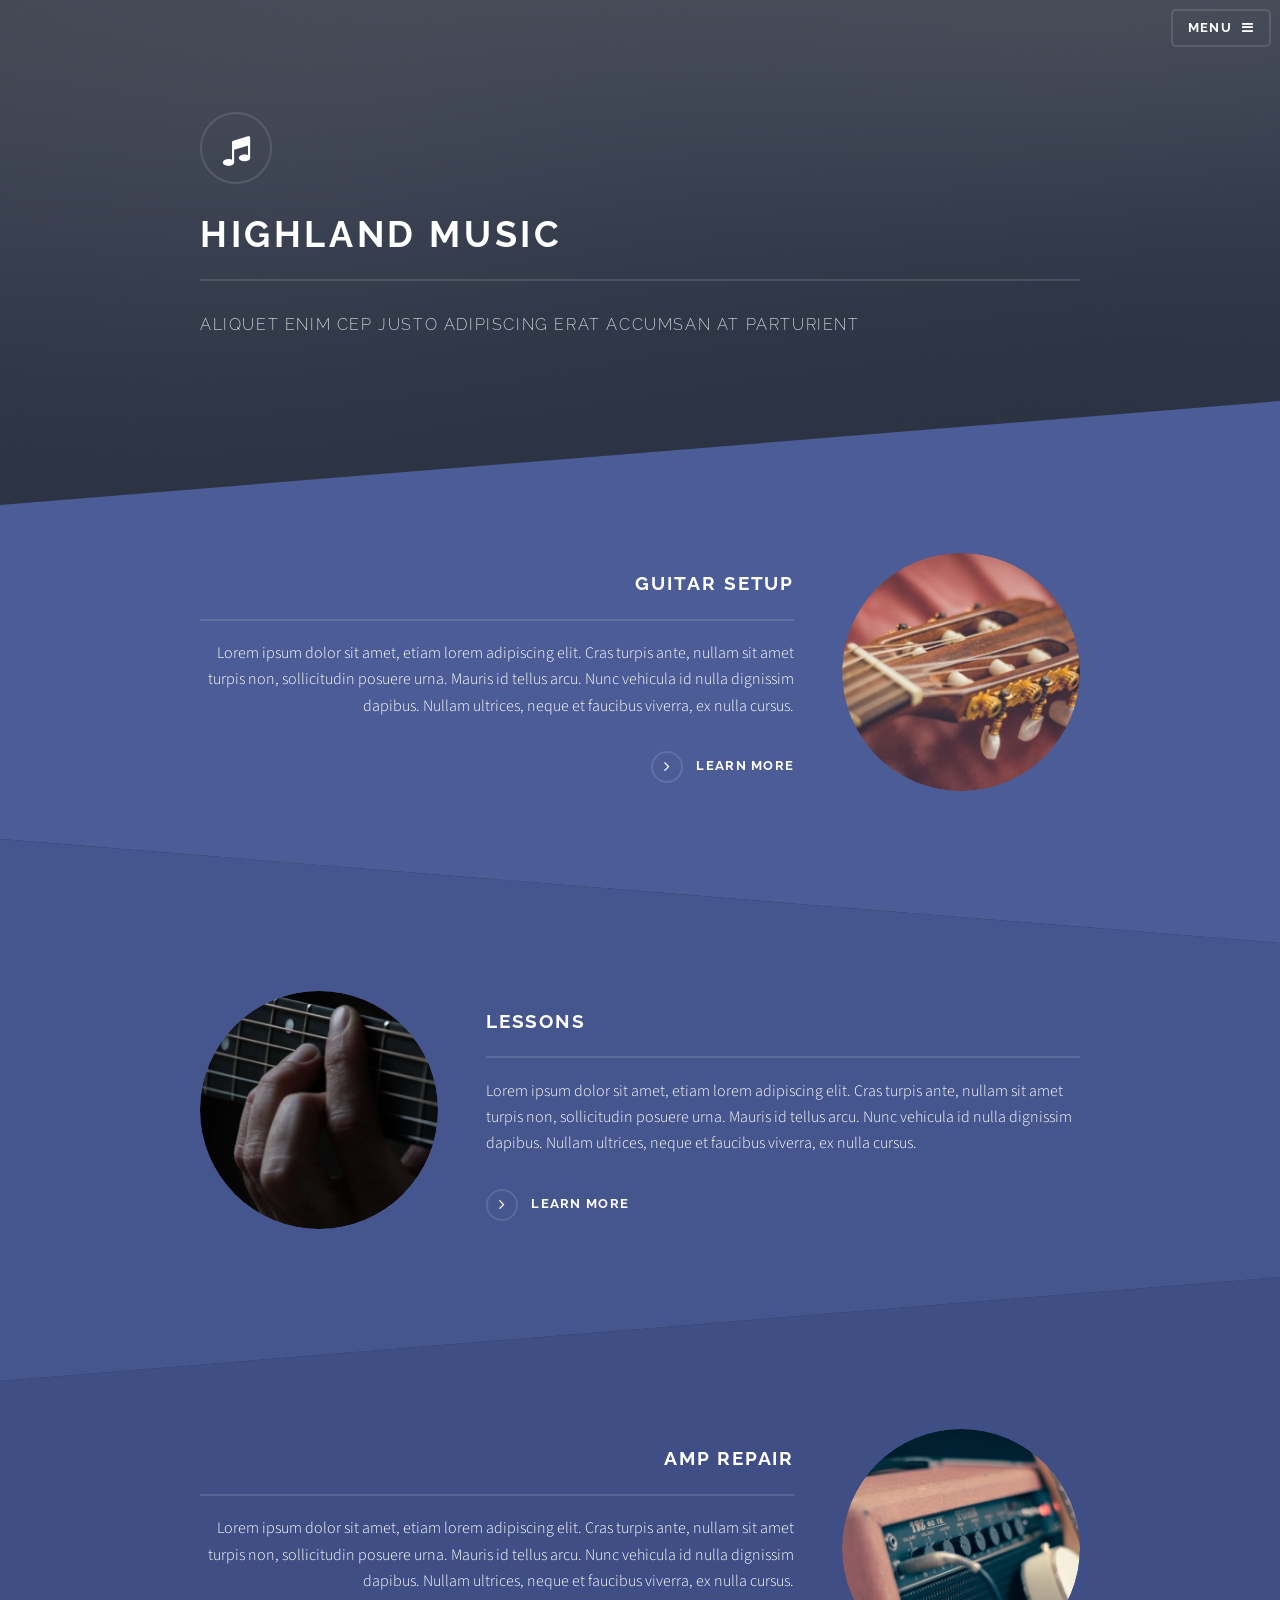
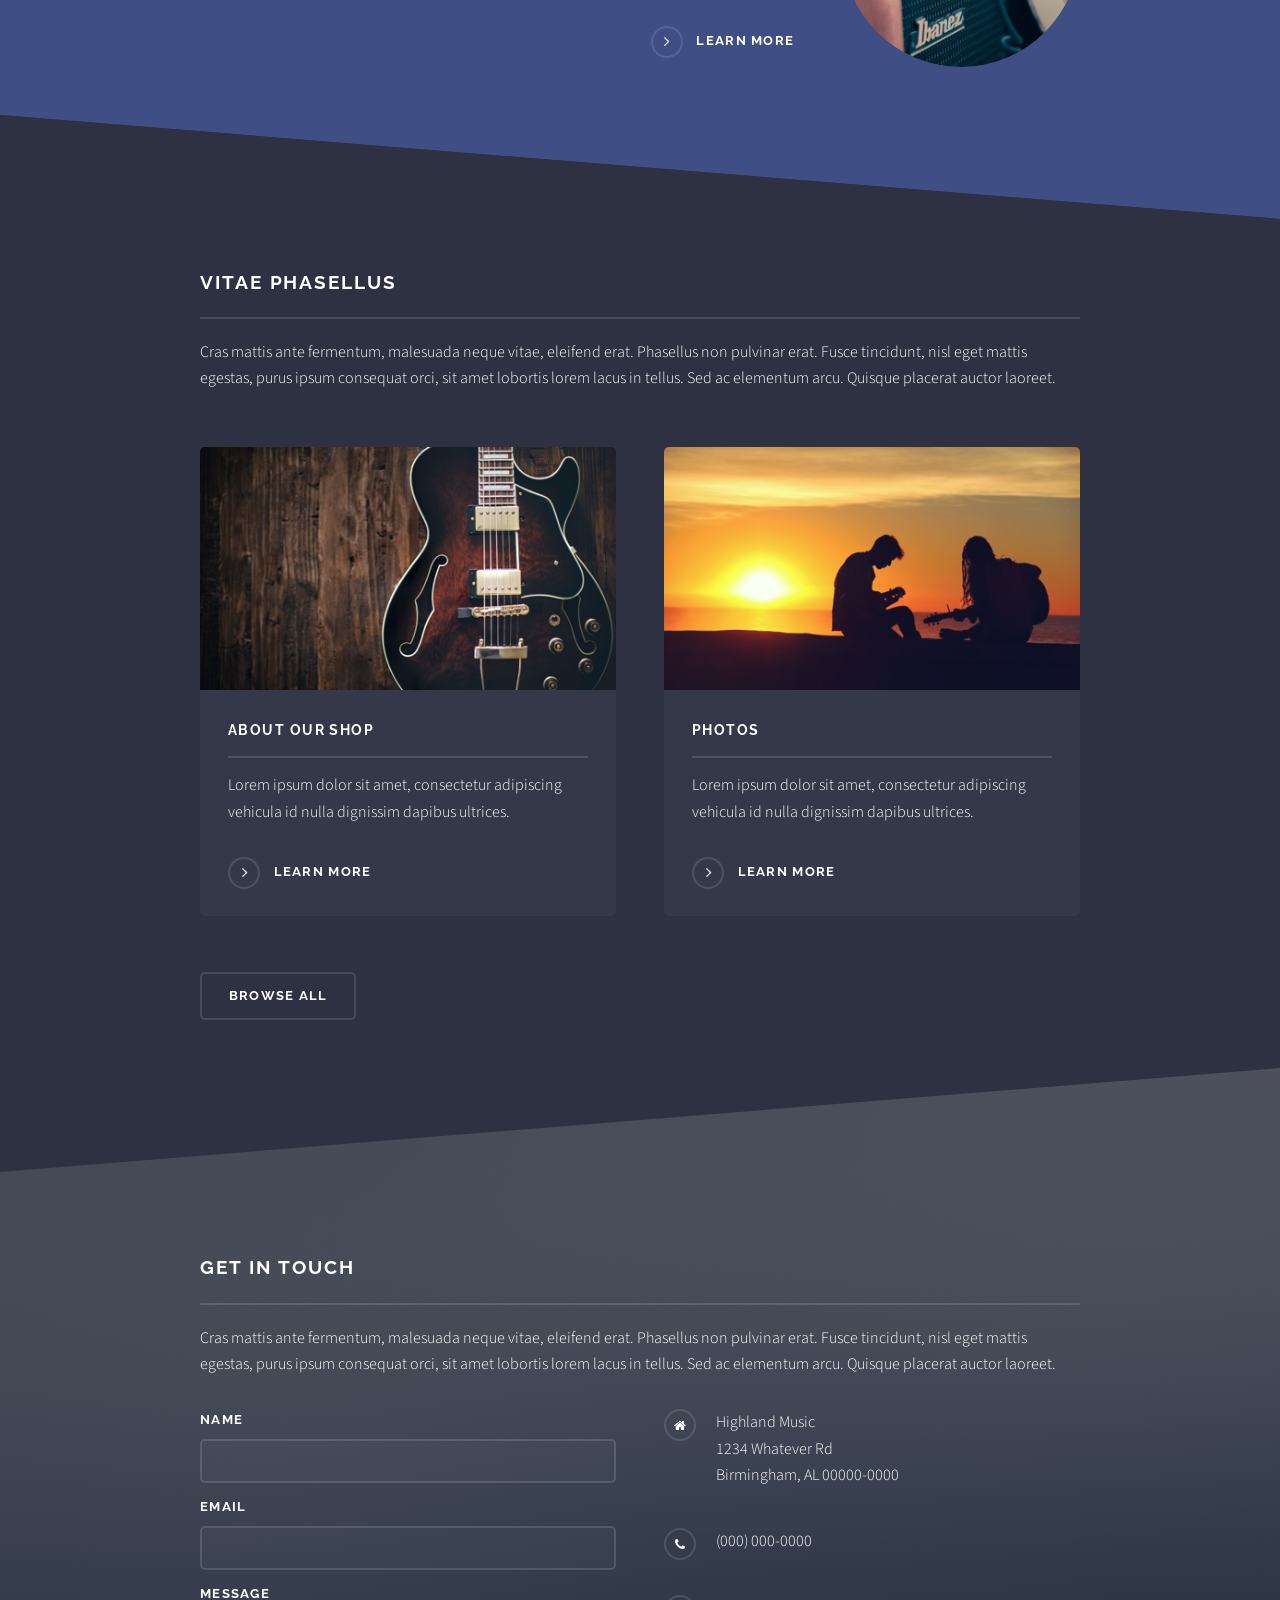
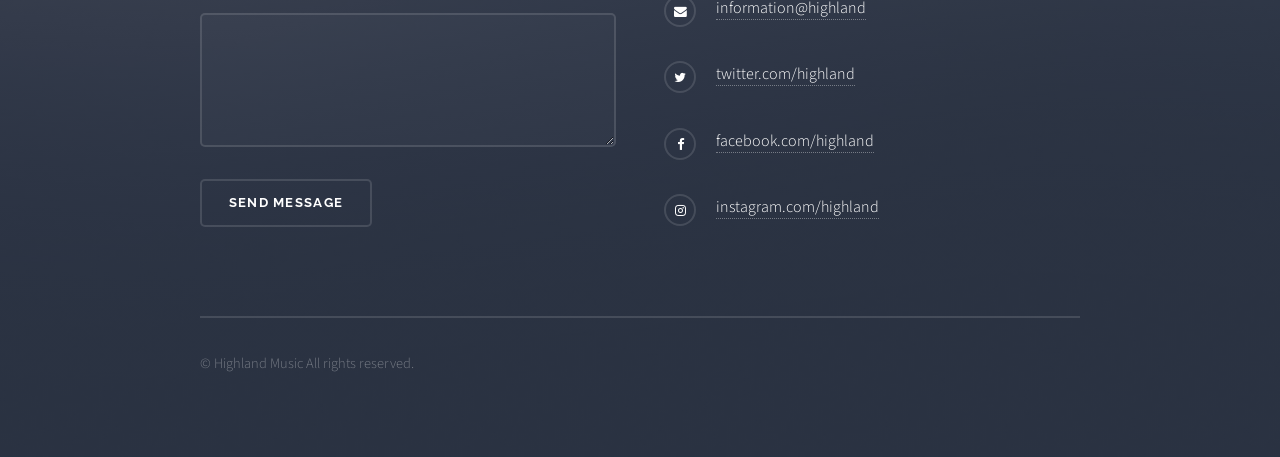
<file: home.html>
<!DOCTYPE HTML>
<!--
	Solid State by Pixelarity
	pixelarity.com | hello@pixelarity.com
	License: pixelarity.com/license
-->
<html>
	<head>
		<title>Untitled</title>
		<meta charset="utf-8" />
		<meta name="viewport" content="width=device-width, initial-scale=1" />
		<!--[if lte IE 8]><script src="assets/js/ie/html5shiv.js"></script><![endif]-->
		<link rel="stylesheet" href="assets/css/main.css" />
		<!--[if lte IE 9]><link rel="stylesheet" href="assets/css/ie9.css" /><![endif]-->
		<!--[if lte IE 8]><link rel="stylesheet" href="assets/css/ie8.css" /><![endif]-->
	</head>
	<body>

		<!-- Page Wrapper -->
			<div id="page-wrapper">

				<!-- Header -->
					<header id="header" class="alt">
						<h1><a href="index.html">Highland Music</a></h1>
						<nav>
							<a href="#menu">Menu</a>
						</nav>
					</header>

				<!-- Menu -->
					<nav id="menu">
						<div class="inner">
							<h2>Menu</h2>
							<ul class="links">
								<li><a href="#">Home</a></li>
								<li><a href="#">Generic</a></li>
								<li><a href="#">Elements</a></li>
								<li><a href="#">Log In</a></li>
								<li><a href="#">Sign Up</a></li>
							</ul>
							<a href="#" class="close">Close</a>
						</div>
					</nav>

				<!-- Banner -->
					<section id="banner">
						<div class="inner">
							<div class="logo"><span class="icon fa-music"></span></div>
							<h2>Highland Music</h2>
							<p>Aliquet enim cep justo adipiscing erat accumsan at Parturient</p>
						</div>
					</section>

				<!-- Wrapper -->
					<section id="wrapper">

						<!-- One -->
							<section id="one" class="wrapper spotlight style1">
								<div class="inner">
									<a href="#" class="image"><img src="images/guitar_setup.jpg" alt="" /></a>
									<div class="content">
										<h2 class="major">Guitar Setup</h2>
										<p>Lorem ipsum dolor sit amet, etiam lorem adipiscing elit. Cras turpis ante, nullam sit amet turpis non, sollicitudin posuere urna. Mauris id tellus arcu. Nunc vehicula id nulla dignissim dapibus. Nullam ultrices, neque et faucibus viverra, ex nulla cursus.</p>
										<a href="#" class="special">Learn more</a>
									</div>
								</div>
							</section>

						<!-- Two -->
							<section id="two" class="wrapper alt spotlight style2">
								<div class="inner">
									<a href="#" class="image"><img src="images/guitar_lessons.jpg" alt="" /></a>
									<div class="content">
										<h2 class="major">Lessons</h2>
										<p>Lorem ipsum dolor sit amet, etiam lorem adipiscing elit. Cras turpis ante, nullam sit amet turpis non, sollicitudin posuere urna. Mauris id tellus arcu. Nunc vehicula id nulla dignissim dapibus. Nullam ultrices, neque et faucibus viverra, ex nulla cursus.</p>
										<a href="#" class="special">Learn more</a>
									</div>
								</div>
							</section>

						<!-- Three -->
							<section id="three" class="wrapper spotlight style3">
								<div class="inner">
									<a href="#" class="image"><img src="images/amp_repair.jpg" alt="" /></a>
									<div class="content">
										<h2 class="major">Amp Repair</h2>
										<p>Lorem ipsum dolor sit amet, etiam lorem adipiscing elit. Cras turpis ante, nullam sit amet turpis non, sollicitudin posuere urna. Mauris id tellus arcu. Nunc vehicula id nulla dignissim dapibus. Nullam ultrices, neque et faucibus viverra, ex nulla cursus.</p>
										<a href="#" class="special">Learn more</a>
									</div>
								</div>
							</section>

						<!-- Four -->
							<section id="four" class="wrapper alt style1">
								<div class="inner">
									<h2 class="major">Vitae phasellus</h2>
									<p>Cras mattis ante fermentum, malesuada neque vitae, eleifend erat. Phasellus non pulvinar erat. Fusce tincidunt, nisl eget mattis egestas, purus ipsum consequat orci, sit amet lobortis lorem lacus in tellus. Sed ac elementum arcu. Quisque placerat auctor laoreet.</p>
									<section class="features">
										<article>
											<a href="#" class="image"><img src="images/our_shop.jpg" alt="" /></a>
											<h3 class="major">About Our Shop</h3>
											<p>Lorem ipsum dolor sit amet, consectetur adipiscing vehicula id nulla dignissim dapibus ultrices.</p>
											<a href="#" class="special">Learn more</a>
										</article>
										<article>
											<a href="#" class="image"><img src="images/photos.jpg" alt="" /></a>
											<h3 class="major">Photos</h3>
											<p>Lorem ipsum dolor sit amet, consectetur adipiscing vehicula id nulla dignissim dapibus ultrices.</p>
											<a href="#" class="special">Learn more</a>
										</article>
										<!--  <article>
											<a href="#" class="image"><img src="images/pic06.jpg" alt="" /></a>
											<h3 class="major">Ante fermentum</h3>
											<p>Lorem ipsum dolor sit amet, consectetur adipiscing vehicula id nulla dignissim dapibus ultrices.</p>
											<a href="#" class="special">Learn more</a>
										</article>
										<article>
											<a href="#" class="image"><img src="images/pic07.jpg" alt="" /></a>
											<h3 class="major">Fusce consequat</h3>
											<p>Lorem ipsum dolor sit amet, consectetur adipiscing vehicula id nulla dignissim dapibus ultrices.</p>
											<a href="#" class="special">Learn more</a>
										</article>  -->
									</section>
									<ul class="actions">
										<li><a href="#" class="button">Browse All</a></li>
									</ul>
								</div>
							</section>

					</section>

				<!-- Footer -->
					<section id="footer">
						<div class="inner">
							<h2 class="major">Get in touch</h2>
							<p>Cras mattis ante fermentum, malesuada neque vitae, eleifend erat. Phasellus non pulvinar erat. Fusce tincidunt, nisl eget mattis egestas, purus ipsum consequat orci, sit amet lobortis lorem lacus in tellus. Sed ac elementum arcu. Quisque placerat auctor laoreet.</p>
							<form method="post" action="#">
								<div class="field">
									<label for="name">Name</label>
									<input type="text" name="name" id="name" />
								</div>
								<div class="field">
									<label for="email">Email</label>
									<input type="email" name="email" id="email" />
								</div>
								<div class="field">
									<label for="message">Message</label>
									<textarea name="message" id="message" rows="4"></textarea>
								</div>
								<ul class="actions">
									<li><input type="submit" value="Send Message" /></li>
								</ul>
							</form>
							<ul class="contact">
								<li class="fa-home">
									Highland Music<br />
									1234 Whatever Rd<br />
									Birmingham, AL 00000-0000
								</li>
								<li class="fa-phone">(000) 000-0000</li>
								<li class="fa-envelope"><a href="#">information@highland</a></li>
								<li class="fa-twitter"><a href="#">twitter.com/highland</a></li>
								<li class="fa-facebook"><a href="#">facebook.com/highland</a></li>
								<li class="fa-instagram"><a href="#">instagram.com/highland</a></li>
							</ul>
							<ul class="copyright">
								<li>&copy; Highland Music All rights reserved.</li>
							</ul>
						</div>
					</section>

			</div>

		<!-- Scripts -->
			<script src="assets/js/skel.min.js"></script>
			<script src="assets/js/jquery.min.js"></script>
			<script src="assets/js/jquery.scrollex.min.js"></script>
			<script src="assets/js/util.js"></script>
			<!--[if lte IE 8]><script src="assets/js/ie/respond.min.js"></script><![endif]-->
			<script src="assets/js/main.js"></script>

	</body>
</html>
</file>
<file: assets/css/ie9.css>
/*
	Solid State by Pixelarity
	pixelarity.com | hello@pixelarity.com
	License: pixelarity.com/license
*/

/* Basic */

	body {
		background-color: #2e3141;
		background-image: url("../../images/bg.jpg");
		background-size: cover;
		background-attachment: fixed;
		background-position: center;
	}

		body:before {
			background: rgba(46, 49, 65, 0.8);
			content: '';
			display: block;
			height: 100%;
			left: 0;
			position: fixed;
			top: 0;
			width: 100%;
		}

		body > * {
			position: relative;
			z-index: 1;
		}

/* Features */

	.features article {
		display: inline-block;
		width: 45%;
	}

/* Menu */

	#menu .inner {
		margin: 4em auto;
	}

/* Wrapper */

	#wrapper > header {
		background: none !important;
	}

	.wrapper.spotlight .inner {
		text-align: left !important;
	}

	.wrapper.spotlight .image {
		display: inline-block;
		margin: 0 3em 2em 0 !important;
		vertical-align: middle;
		width: 24%;
	}

	.wrapper.spotlight .content {
		display: inline-block;
		vertical-align: middle;
		width: 70%;
	}

/* Banner */

	#banner {
		background: none !important;
	}

/* Footer */

	#footer {
		background: none !important;
	}

		#footer .inner form {
			display: inline-block;
			width: 45%;
		}

		#footer .inner .contact {
			display: inline-block;
			width: 45%;
		}
</file>
<file: assets/css/ie8.css>
/*
	Solid State by Pixelarity
	pixelarity.com | hello@pixelarity.com
	License: pixelarity.com/license
*/

/* Basic */

	body {
		-ms-behavior: url("assets/js/backgroundsize.min.htc");
	}

/* Type */

	h1.major, h2.major, h3.major, h4.major, h5.major, h6.major {
		border-bottom: solid 2px #ffffff;
	}

	blockquote {
		border-left: solid 4px #ffffff;
	}

	code {
		border: solid 2px #ffffff;
	}

	hr {
		border-bottom: solid 2px #ffffff;
	}

/* Button */

	input[type="submit"],
	input[type="reset"],
	input[type="button"],
	button,
	.button {
		position: relative;
		-ms-behavior: url("assets/js/ie/PIE.htc");
		border: solid 2px #ffffff;
	}

		input[type="submit"].special,
		input[type="reset"].special,
		input[type="button"].special,
		button.special,
		.button.special {
			border: 0;
		}

/* Form */

	input[type="text"],
	input[type="password"],
	input[type="email"],
	input[type="tel"],
	select,
	textarea {
		position: relative;
		-ms-behavior: url("assets/js/ie/PIE.htc");
		background: transparent;
		border: solid 2px #ffffff;
	}

/* Table */

	table tbody tr {
		border: solid 1px #ffffff;
		border-left: 0;
		border-right: 0;
	}

	table.alt tbody tr td {
		border: solid 1px #ffffff;
		border-left-width: 0;
		border-top-width: 0;
	}

		table.alt tbody tr td:first-child {
			border-left-width: 1px;
		}

	table.alt tbody tr:first-child td {
		border-top-width: 1px;
	}

	table.alt thead {
		border-bottom: 0;
	}

	table.alt tfoot {
		border-top: 0;
	}

/* Features */

	.features article {
		-ms-behavior: url("assets/js/ie/PIE.htc");
		position: relative;
		width: 44%;
	}

		.features article .image {
			margin-top: 0;
			margin-left: 0;
			width: 100%;
		}

/* Menu */

	#menu {
		background: #2e3141;
	}

		#menu h2 {
			border-bottom: solid 2px #ffffff;
		}

/* Header */

	#header {
		background-color: #353849;
	}

/* Wrapper */

	.wrapper {
		margin: 0;
	}

		.wrapper:before, .wrapper:after {
			display: none;
		}

		.wrapper.spotlight .image {
			-ms-behavior: url("assets/js/ie/PIE.htc");
		}

			.wrapper.spotlight .image img {
				position: relative;
				-ms-behavior: url("assets/js/ie/PIE.htc");
			}

/* Banner */

	#banner .logo .icon {
		border: solid 2px #ffffff;
		-ms-behavior: url("assets/js/ie/PIE.htc");
	}

	#banner h2 {
		border-bottom: solid 2px #ffffff;
	}

/* Footer */

	#footer .inner .copyright {
		border-top: solid 2px #ffffff;
	}

		#footer .inner .copyright li {
			border-left: solid 2px #ffffff;
		}
</file>
<file: assets/css/main.css>
@import url(font-awesome.min.css);
@import url("https://fonts.googleapis.com/css?family=Raleway:200,700|Source+Sans+Pro:300,600,300italic,600italic");

/*
	Solid State by Pixelarity
	pixelarity.com | hello@pixelarity.com
	License: pixelarity.com/license
*/

/* Reset */

	html, body, div, span, applet, object, iframe, h1, h2, h3, h4, h5, h6, p, blockquote, pre, a, abbr, acronym, address, big, cite, code, del, dfn, em, img, ins, kbd, q, s, samp, small, strike, strong, sub, sup, tt, var, b, u, i, center, dl, dt, dd, ol, ul, li, fieldset, form, label, legend, table, caption, tbody, tfoot, thead, tr, th, td, article, aside, canvas, details, embed, figure, figcaption, footer, header, hgroup, menu, nav, output, ruby, section, summary, time, mark, audio, video {
		margin: 0;
		padding: 0;
		border: 0;
		font-size: 100%;
		font: inherit;
		vertical-align: baseline;
	}

	article, aside, details, figcaption, figure, footer, header, hgroup, menu, nav, section {
		display: block;
	}

	body {
		line-height: 1;
	}

	ol, ul {
		list-style: none;
	}

	blockquote, q {
		quotes: none;
	}

	blockquote:before, blockquote:after, q:before, q:after {
		content: '';
		content: none;
	}

	table {
		border-collapse: collapse;
		border-spacing: 0;
	}

	body {
		-webkit-text-size-adjust: none;
	}

/* Box Model */

	*, *:before, *:after {
		-moz-box-sizing: border-box;
		-webkit-box-sizing: border-box;
		box-sizing: border-box;
	}

/* Grid */

	.row {
		border-bottom: solid 1px transparent;
		-moz-box-sizing: border-box;
		-webkit-box-sizing: border-box;
		box-sizing: border-box;
	}

	.row > * {
		float: left;
		-moz-box-sizing: border-box;
		-webkit-box-sizing: border-box;
		box-sizing: border-box;
	}

	.row:after, .row:before {
		content: '';
		display: block;
		clear: both;
		height: 0;
	}

	.row.uniform > * > :first-child {
		margin-top: 0;
	}

	.row.uniform > * > :last-child {
		margin-bottom: 0;
	}

	.row.\30 \25 > * {
		padding: 0 0 0 0em;
	}

	.row.\30 \25 {
		margin: 0 0 -1px 0em;
	}

	.row.uniform.\30 \25 > * {
		padding: 0em 0 0 0em;
	}

	.row.uniform.\30 \25 {
		margin: 0em 0 -1px 0em;
	}

	.row > * {
		padding: 0 0 0 1.75em;
	}

	.row {
		margin: 0 0 -1px -1.75em;
	}

	.row.uniform > * {
		padding: 1.75em 0 0 1.75em;
	}

	.row.uniform {
		margin: -1.75em 0 -1px -1.75em;
	}

	.row.\32 00\25 > * {
		padding: 0 0 0 3.5em;
	}

	.row.\32 00\25 {
		margin: 0 0 -1px -3.5em;
	}

	.row.uniform.\32 00\25 > * {
		padding: 3.5em 0 0 3.5em;
	}

	.row.uniform.\32 00\25 {
		margin: -3.5em 0 -1px -3.5em;
	}

	.row.\31 50\25 > * {
		padding: 0 0 0 2.625em;
	}

	.row.\31 50\25 {
		margin: 0 0 -1px -2.625em;
	}

	.row.uniform.\31 50\25 > * {
		padding: 2.625em 0 0 2.625em;
	}

	.row.uniform.\31 50\25 {
		margin: -2.625em 0 -1px -2.625em;
	}

	.row.\35 0\25 > * {
		padding: 0 0 0 0.875em;
	}

	.row.\35 0\25 {
		margin: 0 0 -1px -0.875em;
	}

	.row.uniform.\35 0\25 > * {
		padding: 0.875em 0 0 0.875em;
	}

	.row.uniform.\35 0\25 {
		margin: -0.875em 0 -1px -0.875em;
	}

	.row.\32 5\25 > * {
		padding: 0 0 0 0.4375em;
	}

	.row.\32 5\25 {
		margin: 0 0 -1px -0.4375em;
	}

	.row.uniform.\32 5\25 > * {
		padding: 0.4375em 0 0 0.4375em;
	}

	.row.uniform.\32 5\25 {
		margin: -0.4375em 0 -1px -0.4375em;
	}

	.\31 2u, .\31 2u\24 {
		width: 100%;
		clear: none;
		margin-left: 0;
	}

	.\31 1u, .\31 1u\24 {
		width: 91.6666666667%;
		clear: none;
		margin-left: 0;
	}

	.\31 0u, .\31 0u\24 {
		width: 83.3333333333%;
		clear: none;
		margin-left: 0;
	}

	.\39 u, .\39 u\24 {
		width: 75%;
		clear: none;
		margin-left: 0;
	}

	.\38 u, .\38 u\24 {
		width: 66.6666666667%;
		clear: none;
		margin-left: 0;
	}

	.\37 u, .\37 u\24 {
		width: 58.3333333333%;
		clear: none;
		margin-left: 0;
	}

	.\36 u, .\36 u\24 {
		width: 50%;
		clear: none;
		margin-left: 0;
	}

	.\35 u, .\35 u\24 {
		width: 41.6666666667%;
		clear: none;
		margin-left: 0;
	}

	.\34 u, .\34 u\24 {
		width: 33.3333333333%;
		clear: none;
		margin-left: 0;
	}

	.\33 u, .\33 u\24 {
		width: 25%;
		clear: none;
		margin-left: 0;
	}

	.\32 u, .\32 u\24 {
		width: 16.6666666667%;
		clear: none;
		margin-left: 0;
	}

	.\31 u, .\31 u\24 {
		width: 8.3333333333%;
		clear: none;
		margin-left: 0;
	}

	.\31 2u\24 + *,
	.\31 1u\24 + *,
	.\31 0u\24 + *,
	.\39 u\24 + *,
	.\38 u\24 + *,
	.\37 u\24 + *,
	.\36 u\24 + *,
	.\35 u\24 + *,
	.\34 u\24 + *,
	.\33 u\24 + *,
	.\32 u\24 + *,
	.\31 u\24 + * {
		clear: left;
	}

	.\-11u {
		margin-left: 91.66667%;
	}

	.\-10u {
		margin-left: 83.33333%;
	}

	.\-9u {
		margin-left: 75%;
	}

	.\-8u {
		margin-left: 66.66667%;
	}

	.\-7u {
		margin-left: 58.33333%;
	}

	.\-6u {
		margin-left: 50%;
	}

	.\-5u {
		margin-left: 41.66667%;
	}

	.\-4u {
		margin-left: 33.33333%;
	}

	.\-3u {
		margin-left: 25%;
	}

	.\-2u {
		margin-left: 16.66667%;
	}

	.\-1u {
		margin-left: 8.33333%;
	}

	@media screen and (max-width: 1680px) {

		.row > * {
			padding: 0 0 0 1.75em;
		}

		.row {
			margin: 0 0 -1px -1.75em;
		}

		.row.uniform > * {
			padding: 1.75em 0 0 1.75em;
		}

		.row.uniform {
			margin: -1.75em 0 -1px -1.75em;
		}

		.row.\32 00\25 > * {
			padding: 0 0 0 3.5em;
		}

		.row.\32 00\25 {
			margin: 0 0 -1px -3.5em;
		}

		.row.uniform.\32 00\25 > * {
			padding: 3.5em 0 0 3.5em;
		}

		.row.uniform.\32 00\25 {
			margin: -3.5em 0 -1px -3.5em;
		}

		.row.\31 50\25 > * {
			padding: 0 0 0 2.625em;
		}

		.row.\31 50\25 {
			margin: 0 0 -1px -2.625em;
		}

		.row.uniform.\31 50\25 > * {
			padding: 2.625em 0 0 2.625em;
		}

		.row.uniform.\31 50\25 {
			margin: -2.625em 0 -1px -2.625em;
		}

		.row.\35 0\25 > * {
			padding: 0 0 0 0.875em;
		}

		.row.\35 0\25 {
			margin: 0 0 -1px -0.875em;
		}

		.row.uniform.\35 0\25 > * {
			padding: 0.875em 0 0 0.875em;
		}

		.row.uniform.\35 0\25 {
			margin: -0.875em 0 -1px -0.875em;
		}

		.row.\32 5\25 > * {
			padding: 0 0 0 0.4375em;
		}

		.row.\32 5\25 {
			margin: 0 0 -1px -0.4375em;
		}

		.row.uniform.\32 5\25 > * {
			padding: 0.4375em 0 0 0.4375em;
		}

		.row.uniform.\32 5\25 {
			margin: -0.4375em 0 -1px -0.4375em;
		}

		.\31 2u\28xlarge\29, .\31 2u\24\28xlarge\29 {
			width: 100%;
			clear: none;
			margin-left: 0;
		}

		.\31 1u\28xlarge\29, .\31 1u\24\28xlarge\29 {
			width: 91.6666666667%;
			clear: none;
			margin-left: 0;
		}

		.\31 0u\28xlarge\29, .\31 0u\24\28xlarge\29 {
			width: 83.3333333333%;
			clear: none;
			margin-left: 0;
		}

		.\39 u\28xlarge\29, .\39 u\24\28xlarge\29 {
			width: 75%;
			clear: none;
			margin-left: 0;
		}

		.\38 u\28xlarge\29, .\38 u\24\28xlarge\29 {
			width: 66.6666666667%;
			clear: none;
			margin-left: 0;
		}

		.\37 u\28xlarge\29, .\37 u\24\28xlarge\29 {
			width: 58.3333333333%;
			clear: none;
			margin-left: 0;
		}

		.\36 u\28xlarge\29, .\36 u\24\28xlarge\29 {
			width: 50%;
			clear: none;
			margin-left: 0;
		}

		.\35 u\28xlarge\29, .\35 u\24\28xlarge\29 {
			width: 41.6666666667%;
			clear: none;
			margin-left: 0;
		}

		.\34 u\28xlarge\29, .\34 u\24\28xlarge\29 {
			width: 33.3333333333%;
			clear: none;
			margin-left: 0;
		}

		.\33 u\28xlarge\29, .\33 u\24\28xlarge\29 {
			width: 25%;
			clear: none;
			margin-left: 0;
		}

		.\32 u\28xlarge\29, .\32 u\24\28xlarge\29 {
			width: 16.6666666667%;
			clear: none;
			margin-left: 0;
		}

		.\31 u\28xlarge\29, .\31 u\24\28xlarge\29 {
			width: 8.3333333333%;
			clear: none;
			margin-left: 0;
		}

		.\31 2u\24\28xlarge\29 + *,
		.\31 1u\24\28xlarge\29 + *,
		.\31 0u\24\28xlarge\29 + *,
		.\39 u\24\28xlarge\29 + *,
		.\38 u\24\28xlarge\29 + *,
		.\37 u\24\28xlarge\29 + *,
		.\36 u\24\28xlarge\29 + *,
		.\35 u\24\28xlarge\29 + *,
		.\34 u\24\28xlarge\29 + *,
		.\33 u\24\28xlarge\29 + *,
		.\32 u\24\28xlarge\29 + *,
		.\31 u\24\28xlarge\29 + * {
			clear: left;
		}

		.\-11u\28xlarge\29 {
			margin-left: 91.66667%;
		}

		.\-10u\28xlarge\29 {
			margin-left: 83.33333%;
		}

		.\-9u\28xlarge\29 {
			margin-left: 75%;
		}

		.\-8u\28xlarge\29 {
			margin-left: 66.66667%;
		}

		.\-7u\28xlarge\29 {
			margin-left: 58.33333%;
		}

		.\-6u\28xlarge\29 {
			margin-left: 50%;
		}

		.\-5u\28xlarge\29 {
			margin-left: 41.66667%;
		}

		.\-4u\28xlarge\29 {
			margin-left: 33.33333%;
		}

		.\-3u\28xlarge\29 {
			margin-left: 25%;
		}

		.\-2u\28xlarge\29 {
			margin-left: 16.66667%;
		}

		.\-1u\28xlarge\29 {
			margin-left: 8.33333%;
		}

	}

	@media screen and (max-width: 1280px) {

		.row > * {
			padding: 0 0 0 1.75em;
		}

		.row {
			margin: 0 0 -1px -1.75em;
		}

		.row.uniform > * {
			padding: 1.75em 0 0 1.75em;
		}

		.row.uniform {
			margin: -1.75em 0 -1px -1.75em;
		}

		.row.\32 00\25 > * {
			padding: 0 0 0 3.5em;
		}

		.row.\32 00\25 {
			margin: 0 0 -1px -3.5em;
		}

		.row.uniform.\32 00\25 > * {
			padding: 3.5em 0 0 3.5em;
		}

		.row.uniform.\32 00\25 {
			margin: -3.5em 0 -1px -3.5em;
		}

		.row.\31 50\25 > * {
			padding: 0 0 0 2.625em;
		}

		.row.\31 50\25 {
			margin: 0 0 -1px -2.625em;
		}

		.row.uniform.\31 50\25 > * {
			padding: 2.625em 0 0 2.625em;
		}

		.row.uniform.\31 50\25 {
			margin: -2.625em 0 -1px -2.625em;
		}

		.row.\35 0\25 > * {
			padding: 0 0 0 0.875em;
		}

		.row.\35 0\25 {
			margin: 0 0 -1px -0.875em;
		}

		.row.uniform.\35 0\25 > * {
			padding: 0.875em 0 0 0.875em;
		}

		.row.uniform.\35 0\25 {
			margin: -0.875em 0 -1px -0.875em;
		}

		.row.\32 5\25 > * {
			padding: 0 0 0 0.4375em;
		}

		.row.\32 5\25 {
			margin: 0 0 -1px -0.4375em;
		}

		.row.uniform.\32 5\25 > * {
			padding: 0.4375em 0 0 0.4375em;
		}

		.row.uniform.\32 5\25 {
			margin: -0.4375em 0 -1px -0.4375em;
		}

		.\31 2u\28large\29, .\31 2u\24\28large\29 {
			width: 100%;
			clear: none;
			margin-left: 0;
		}

		.\31 1u\28large\29, .\31 1u\24\28large\29 {
			width: 91.6666666667%;
			clear: none;
			margin-left: 0;
		}

		.\31 0u\28large\29, .\31 0u\24\28large\29 {
			width: 83.3333333333%;
			clear: none;
			margin-left: 0;
		}

		.\39 u\28large\29, .\39 u\24\28large\29 {
			width: 75%;
			clear: none;
			margin-left: 0;
		}

		.\38 u\28large\29, .\38 u\24\28large\29 {
			width: 66.6666666667%;
			clear: none;
			margin-left: 0;
		}

		.\37 u\28large\29, .\37 u\24\28large\29 {
			width: 58.3333333333%;
			clear: none;
			margin-left: 0;
		}

		.\36 u\28large\29, .\36 u\24\28large\29 {
			width: 50%;
			clear: none;
			margin-left: 0;
		}

		.\35 u\28large\29, .\35 u\24\28large\29 {
			width: 41.6666666667%;
			clear: none;
			margin-left: 0;
		}

		.\34 u\28large\29, .\34 u\24\28large\29 {
			width: 33.3333333333%;
			clear: none;
			margin-left: 0;
		}

		.\33 u\28large\29, .\33 u\24\28large\29 {
			width: 25%;
			clear: none;
			margin-left: 0;
		}

		.\32 u\28large\29, .\32 u\24\28large\29 {
			width: 16.6666666667%;
			clear: none;
			margin-left: 0;
		}

		.\31 u\28large\29, .\31 u\24\28large\29 {
			width: 8.3333333333%;
			clear: none;
			margin-left: 0;
		}

		.\31 2u\24\28large\29 + *,
		.\31 1u\24\28large\29 + *,
		.\31 0u\24\28large\29 + *,
		.\39 u\24\28large\29 + *,
		.\38 u\24\28large\29 + *,
		.\37 u\24\28large\29 + *,
		.\36 u\24\28large\29 + *,
		.\35 u\24\28large\29 + *,
		.\34 u\24\28large\29 + *,
		.\33 u\24\28large\29 + *,
		.\32 u\24\28large\29 + *,
		.\31 u\24\28large\29 + * {
			clear: left;
		}

		.\-11u\28large\29 {
			margin-left: 91.66667%;
		}

		.\-10u\28large\29 {
			margin-left: 83.33333%;
		}

		.\-9u\28large\29 {
			margin-left: 75%;
		}

		.\-8u\28large\29 {
			margin-left: 66.66667%;
		}

		.\-7u\28large\29 {
			margin-left: 58.33333%;
		}

		.\-6u\28large\29 {
			margin-left: 50%;
		}

		.\-5u\28large\29 {
			margin-left: 41.66667%;
		}

		.\-4u\28large\29 {
			margin-left: 33.33333%;
		}

		.\-3u\28large\29 {
			margin-left: 25%;
		}

		.\-2u\28large\29 {
			margin-left: 16.66667%;
		}

		.\-1u\28large\29 {
			margin-left: 8.33333%;
		}

	}

	@media screen and (max-width: 980px) {

		.row > * {
			padding: 0 0 0 1.75em;
		}

		.row {
			margin: 0 0 -1px -1.75em;
		}

		.row.uniform > * {
			padding: 1.75em 0 0 1.75em;
		}

		.row.uniform {
			margin: -1.75em 0 -1px -1.75em;
		}

		.row.\32 00\25 > * {
			padding: 0 0 0 3.5em;
		}

		.row.\32 00\25 {
			margin: 0 0 -1px -3.5em;
		}

		.row.uniform.\32 00\25 > * {
			padding: 3.5em 0 0 3.5em;
		}

		.row.uniform.\32 00\25 {
			margin: -3.5em 0 -1px -3.5em;
		}

		.row.\31 50\25 > * {
			padding: 0 0 0 2.625em;
		}

		.row.\31 50\25 {
			margin: 0 0 -1px -2.625em;
		}

		.row.uniform.\31 50\25 > * {
			padding: 2.625em 0 0 2.625em;
		}

		.row.uniform.\31 50\25 {
			margin: -2.625em 0 -1px -2.625em;
		}

		.row.\35 0\25 > * {
			padding: 0 0 0 0.875em;
		}

		.row.\35 0\25 {
			margin: 0 0 -1px -0.875em;
		}

		.row.uniform.\35 0\25 > * {
			padding: 0.875em 0 0 0.875em;
		}

		.row.uniform.\35 0\25 {
			margin: -0.875em 0 -1px -0.875em;
		}

		.row.\32 5\25 > * {
			padding: 0 0 0 0.4375em;
		}

		.row.\32 5\25 {
			margin: 0 0 -1px -0.4375em;
		}

		.row.uniform.\32 5\25 > * {
			padding: 0.4375em 0 0 0.4375em;
		}

		.row.uniform.\32 5\25 {
			margin: -0.4375em 0 -1px -0.4375em;
		}

		.\31 2u\28medium\29, .\31 2u\24\28medium\29 {
			width: 100%;
			clear: none;
			margin-left: 0;
		}

		.\31 1u\28medium\29, .\31 1u\24\28medium\29 {
			width: 91.6666666667%;
			clear: none;
			margin-left: 0;
		}

		.\31 0u\28medium\29, .\31 0u\24\28medium\29 {
			width: 83.3333333333%;
			clear: none;
			margin-left: 0;
		}

		.\39 u\28medium\29, .\39 u\24\28medium\29 {
			width: 75%;
			clear: none;
			margin-left: 0;
		}

		.\38 u\28medium\29, .\38 u\24\28medium\29 {
			width: 66.6666666667%;
			clear: none;
			margin-left: 0;
		}

		.\37 u\28medium\29, .\37 u\24\28medium\29 {
			width: 58.3333333333%;
			clear: none;
			margin-left: 0;
		}

		.\36 u\28medium\29, .\36 u\24\28medium\29 {
			width: 50%;
			clear: none;
			margin-left: 0;
		}

		.\35 u\28medium\29, .\35 u\24\28medium\29 {
			width: 41.6666666667%;
			clear: none;
			margin-left: 0;
		}

		.\34 u\28medium\29, .\34 u\24\28medium\29 {
			width: 33.3333333333%;
			clear: none;
			margin-left: 0;
		}

		.\33 u\28medium\29, .\33 u\24\28medium\29 {
			width: 25%;
			clear: none;
			margin-left: 0;
		}

		.\32 u\28medium\29, .\32 u\24\28medium\29 {
			width: 16.6666666667%;
			clear: none;
			margin-left: 0;
		}

		.\31 u\28medium\29, .\31 u\24\28medium\29 {
			width: 8.3333333333%;
			clear: none;
			margin-left: 0;
		}

		.\31 2u\24\28medium\29 + *,
		.\31 1u\24\28medium\29 + *,
		.\31 0u\24\28medium\29 + *,
		.\39 u\24\28medium\29 + *,
		.\38 u\24\28medium\29 + *,
		.\37 u\24\28medium\29 + *,
		.\36 u\24\28medium\29 + *,
		.\35 u\24\28medium\29 + *,
		.\34 u\24\28medium\29 + *,
		.\33 u\24\28medium\29 + *,
		.\32 u\24\28medium\29 + *,
		.\31 u\24\28medium\29 + * {
			clear: left;
		}

		.\-11u\28medium\29 {
			margin-left: 91.66667%;
		}

		.\-10u\28medium\29 {
			margin-left: 83.33333%;
		}

		.\-9u\28medium\29 {
			margin-left: 75%;
		}

		.\-8u\28medium\29 {
			margin-left: 66.66667%;
		}

		.\-7u\28medium\29 {
			margin-left: 58.33333%;
		}

		.\-6u\28medium\29 {
			margin-left: 50%;
		}

		.\-5u\28medium\29 {
			margin-left: 41.66667%;
		}

		.\-4u\28medium\29 {
			margin-left: 33.33333%;
		}

		.\-3u\28medium\29 {
			margin-left: 25%;
		}

		.\-2u\28medium\29 {
			margin-left: 16.66667%;
		}

		.\-1u\28medium\29 {
			margin-left: 8.33333%;
		}

	}

	@media screen and (max-width: 736px) {

		.row > * {
			padding: 0 0 0 1.25em;
		}

		.row {
			margin: 0 0 -1px -1.25em;
		}

		.row.uniform > * {
			padding: 1.25em 0 0 1.25em;
		}

		.row.uniform {
			margin: -1.25em 0 -1px -1.25em;
		}

		.row.\32 00\25 > * {
			padding: 0 0 0 2.5em;
		}

		.row.\32 00\25 {
			margin: 0 0 -1px -2.5em;
		}

		.row.uniform.\32 00\25 > * {
			padding: 2.5em 0 0 2.5em;
		}

		.row.uniform.\32 00\25 {
			margin: -2.5em 0 -1px -2.5em;
		}

		.row.\31 50\25 > * {
			padding: 0 0 0 1.875em;
		}

		.row.\31 50\25 {
			margin: 0 0 -1px -1.875em;
		}

		.row.uniform.\31 50\25 > * {
			padding: 1.875em 0 0 1.875em;
		}

		.row.uniform.\31 50\25 {
			margin: -1.875em 0 -1px -1.875em;
		}

		.row.\35 0\25 > * {
			padding: 0 0 0 0.625em;
		}

		.row.\35 0\25 {
			margin: 0 0 -1px -0.625em;
		}

		.row.uniform.\35 0\25 > * {
			padding: 0.625em 0 0 0.625em;
		}

		.row.uniform.\35 0\25 {
			margin: -0.625em 0 -1px -0.625em;
		}

		.row.\32 5\25 > * {
			padding: 0 0 0 0.3125em;
		}

		.row.\32 5\25 {
			margin: 0 0 -1px -0.3125em;
		}

		.row.uniform.\32 5\25 > * {
			padding: 0.3125em 0 0 0.3125em;
		}

		.row.uniform.\32 5\25 {
			margin: -0.3125em 0 -1px -0.3125em;
		}

		.\31 2u\28small\29, .\31 2u\24\28small\29 {
			width: 100%;
			clear: none;
			margin-left: 0;
		}

		.\31 1u\28small\29, .\31 1u\24\28small\29 {
			width: 91.6666666667%;
			clear: none;
			margin-left: 0;
		}

		.\31 0u\28small\29, .\31 0u\24\28small\29 {
			width: 83.3333333333%;
			clear: none;
			margin-left: 0;
		}

		.\39 u\28small\29, .\39 u\24\28small\29 {
			width: 75%;
			clear: none;
			margin-left: 0;
		}

		.\38 u\28small\29, .\38 u\24\28small\29 {
			width: 66.6666666667%;
			clear: none;
			margin-left: 0;
		}

		.\37 u\28small\29, .\37 u\24\28small\29 {
			width: 58.3333333333%;
			clear: none;
			margin-left: 0;
		}

		.\36 u\28small\29, .\36 u\24\28small\29 {
			width: 50%;
			clear: none;
			margin-left: 0;
		}

		.\35 u\28small\29, .\35 u\24\28small\29 {
			width: 41.6666666667%;
			clear: none;
			margin-left: 0;
		}

		.\34 u\28small\29, .\34 u\24\28small\29 {
			width: 33.3333333333%;
			clear: none;
			margin-left: 0;
		}

		.\33 u\28small\29, .\33 u\24\28small\29 {
			width: 25%;
			clear: none;
			margin-left: 0;
		}

		.\32 u\28small\29, .\32 u\24\28small\29 {
			width: 16.6666666667%;
			clear: none;
			margin-left: 0;
		}

		.\31 u\28small\29, .\31 u\24\28small\29 {
			width: 8.3333333333%;
			clear: none;
			margin-left: 0;
		}

		.\31 2u\24\28small\29 + *,
		.\31 1u\24\28small\29 + *,
		.\31 0u\24\28small\29 + *,
		.\39 u\24\28small\29 + *,
		.\38 u\24\28small\29 + *,
		.\37 u\24\28small\29 + *,
		.\36 u\24\28small\29 + *,
		.\35 u\24\28small\29 + *,
		.\34 u\24\28small\29 + *,
		.\33 u\24\28small\29 + *,
		.\32 u\24\28small\29 + *,
		.\31 u\24\28small\29 + * {
			clear: left;
		}

		.\-11u\28small\29 {
			margin-left: 91.66667%;
		}

		.\-10u\28small\29 {
			margin-left: 83.33333%;
		}

		.\-9u\28small\29 {
			margin-left: 75%;
		}

		.\-8u\28small\29 {
			margin-left: 66.66667%;
		}

		.\-7u\28small\29 {
			margin-left: 58.33333%;
		}

		.\-6u\28small\29 {
			margin-left: 50%;
		}

		.\-5u\28small\29 {
			margin-left: 41.66667%;
		}

		.\-4u\28small\29 {
			margin-left: 33.33333%;
		}

		.\-3u\28small\29 {
			margin-left: 25%;
		}

		.\-2u\28small\29 {
			margin-left: 16.66667%;
		}

		.\-1u\28small\29 {
			margin-left: 8.33333%;
		}

	}

	@media screen and (max-width: 640px) {

		.row > * {
			padding: 0 0 0 1.25em;
		}

		.row {
			margin: 0 0 -1px -1.25em;
		}

		.row.uniform > * {
			padding: 1.25em 0 0 1.25em;
		}

		.row.uniform {
			margin: -1.25em 0 -1px -1.25em;
		}

		.row.\32 00\25 > * {
			padding: 0 0 0 2.5em;
		}

		.row.\32 00\25 {
			margin: 0 0 -1px -2.5em;
		}

		.row.uniform.\32 00\25 > * {
			padding: 2.5em 0 0 2.5em;
		}

		.row.uniform.\32 00\25 {
			margin: -2.5em 0 -1px -2.5em;
		}

		.row.\31 50\25 > * {
			padding: 0 0 0 1.875em;
		}

		.row.\31 50\25 {
			margin: 0 0 -1px -1.875em;
		}

		.row.uniform.\31 50\25 > * {
			padding: 1.875em 0 0 1.875em;
		}

		.row.uniform.\31 50\25 {
			margin: -1.875em 0 -1px -1.875em;
		}

		.row.\35 0\25 > * {
			padding: 0 0 0 0.625em;
		}

		.row.\35 0\25 {
			margin: 0 0 -1px -0.625em;
		}

		.row.uniform.\35 0\25 > * {
			padding: 0.625em 0 0 0.625em;
		}

		.row.uniform.\35 0\25 {
			margin: -0.625em 0 -1px -0.625em;
		}

		.row.\32 5\25 > * {
			padding: 0 0 0 0.3125em;
		}

		.row.\32 5\25 {
			margin: 0 0 -1px -0.3125em;
		}

		.row.uniform.\32 5\25 > * {
			padding: 0.3125em 0 0 0.3125em;
		}

		.row.uniform.\32 5\25 {
			margin: -0.3125em 0 -1px -0.3125em;
		}

		.\31 2u\28xsmall\29, .\31 2u\24\28xsmall\29 {
			width: 100%;
			clear: none;
			margin-left: 0;
		}

		.\31 1u\28xsmall\29, .\31 1u\24\28xsmall\29 {
			width: 91.6666666667%;
			clear: none;
			margin-left: 0;
		}

		.\31 0u\28xsmall\29, .\31 0u\24\28xsmall\29 {
			width: 83.3333333333%;
			clear: none;
			margin-left: 0;
		}

		.\39 u\28xsmall\29, .\39 u\24\28xsmall\29 {
			width: 75%;
			clear: none;
			margin-left: 0;
		}

		.\38 u\28xsmall\29, .\38 u\24\28xsmall\29 {
			width: 66.6666666667%;
			clear: none;
			margin-left: 0;
		}

		.\37 u\28xsmall\29, .\37 u\24\28xsmall\29 {
			width: 58.3333333333%;
			clear: none;
			margin-left: 0;
		}

		.\36 u\28xsmall\29, .\36 u\24\28xsmall\29 {
			width: 50%;
			clear: none;
			margin-left: 0;
		}

		.\35 u\28xsmall\29, .\35 u\24\28xsmall\29 {
			width: 41.6666666667%;
			clear: none;
			margin-left: 0;
		}

		.\34 u\28xsmall\29, .\34 u\24\28xsmall\29 {
			width: 33.3333333333%;
			clear: none;
			margin-left: 0;
		}

		.\33 u\28xsmall\29, .\33 u\24\28xsmall\29 {
			width: 25%;
			clear: none;
			margin-left: 0;
		}

		.\32 u\28xsmall\29, .\32 u\24\28xsmall\29 {
			width: 16.6666666667%;
			clear: none;
			margin-left: 0;
		}

		.\31 u\28xsmall\29, .\31 u\24\28xsmall\29 {
			width: 8.3333333333%;
			clear: none;
			margin-left: 0;
		}

		.\31 2u\24\28xsmall\29 + *,
		.\31 1u\24\28xsmall\29 + *,
		.\31 0u\24\28xsmall\29 + *,
		.\39 u\24\28xsmall\29 + *,
		.\38 u\24\28xsmall\29 + *,
		.\37 u\24\28xsmall\29 + *,
		.\36 u\24\28xsmall\29 + *,
		.\35 u\24\28xsmall\29 + *,
		.\34 u\24\28xsmall\29 + *,
		.\33 u\24\28xsmall\29 + *,
		.\32 u\24\28xsmall\29 + *,
		.\31 u\24\28xsmall\29 + * {
			clear: left;
		}

		.\-11u\28xsmall\29 {
			margin-left: 91.66667%;
		}

		.\-10u\28xsmall\29 {
			margin-left: 83.33333%;
		}

		.\-9u\28xsmall\29 {
			margin-left: 75%;
		}

		.\-8u\28xsmall\29 {
			margin-left: 66.66667%;
		}

		.\-7u\28xsmall\29 {
			margin-left: 58.33333%;
		}

		.\-6u\28xsmall\29 {
			margin-left: 50%;
		}

		.\-5u\28xsmall\29 {
			margin-left: 41.66667%;
		}

		.\-4u\28xsmall\29 {
			margin-left: 33.33333%;
		}

		.\-3u\28xsmall\29 {
			margin-left: 25%;
		}

		.\-2u\28xsmall\29 {
			margin-left: 16.66667%;
		}

		.\-1u\28xsmall\29 {
			margin-left: 8.33333%;
		}

	}

	@media screen and (max-width: 360px) {

		.row > * {
			padding: 0 0 0 1.25em;
		}

		.row {
			margin: 0 0 -1px -1.25em;
		}

		.row.uniform > * {
			padding: 1.25em 0 0 1.25em;
		}

		.row.uniform {
			margin: -1.25em 0 -1px -1.25em;
		}

		.row.\32 00\25 > * {
			padding: 0 0 0 2.5em;
		}

		.row.\32 00\25 {
			margin: 0 0 -1px -2.5em;
		}

		.row.uniform.\32 00\25 > * {
			padding: 2.5em 0 0 2.5em;
		}

		.row.uniform.\32 00\25 {
			margin: -2.5em 0 -1px -2.5em;
		}

		.row.\31 50\25 > * {
			padding: 0 0 0 1.875em;
		}

		.row.\31 50\25 {
			margin: 0 0 -1px -1.875em;
		}

		.row.uniform.\31 50\25 > * {
			padding: 1.875em 0 0 1.875em;
		}

		.row.uniform.\31 50\25 {
			margin: -1.875em 0 -1px -1.875em;
		}

		.row.\35 0\25 > * {
			padding: 0 0 0 0.625em;
		}

		.row.\35 0\25 {
			margin: 0 0 -1px -0.625em;
		}

		.row.uniform.\35 0\25 > * {
			padding: 0.625em 0 0 0.625em;
		}

		.row.uniform.\35 0\25 {
			margin: -0.625em 0 -1px -0.625em;
		}

		.row.\32 5\25 > * {
			padding: 0 0 0 0.3125em;
		}

		.row.\32 5\25 {
			margin: 0 0 -1px -0.3125em;
		}

		.row.uniform.\32 5\25 > * {
			padding: 0.3125em 0 0 0.3125em;
		}

		.row.uniform.\32 5\25 {
			margin: -0.3125em 0 -1px -0.3125em;
		}

		.\31 2u\28xxsmall\29, .\31 2u\24\28xxsmall\29 {
			width: 100%;
			clear: none;
			margin-left: 0;
		}

		.\31 1u\28xxsmall\29, .\31 1u\24\28xxsmall\29 {
			width: 91.6666666667%;
			clear: none;
			margin-left: 0;
		}

		.\31 0u\28xxsmall\29, .\31 0u\24\28xxsmall\29 {
			width: 83.3333333333%;
			clear: none;
			margin-left: 0;
		}

		.\39 u\28xxsmall\29, .\39 u\24\28xxsmall\29 {
			width: 75%;
			clear: none;
			margin-left: 0;
		}

		.\38 u\28xxsmall\29, .\38 u\24\28xxsmall\29 {
			width: 66.6666666667%;
			clear: none;
			margin-left: 0;
		}

		.\37 u\28xxsmall\29, .\37 u\24\28xxsmall\29 {
			width: 58.3333333333%;
			clear: none;
			margin-left: 0;
		}

		.\36 u\28xxsmall\29, .\36 u\24\28xxsmall\29 {
			width: 50%;
			clear: none;
			margin-left: 0;
		}

		.\35 u\28xxsmall\29, .\35 u\24\28xxsmall\29 {
			width: 41.6666666667%;
			clear: none;
			margin-left: 0;
		}

		.\34 u\28xxsmall\29, .\34 u\24\28xxsmall\29 {
			width: 33.3333333333%;
			clear: none;
			margin-left: 0;
		}

		.\33 u\28xxsmall\29, .\33 u\24\28xxsmall\29 {
			width: 25%;
			clear: none;
			margin-left: 0;
		}

		.\32 u\28xxsmall\29, .\32 u\24\28xxsmall\29 {
			width: 16.6666666667%;
			clear: none;
			margin-left: 0;
		}

		.\31 u\28xxsmall\29, .\31 u\24\28xxsmall\29 {
			width: 8.3333333333%;
			clear: none;
			margin-left: 0;
		}

		.\31 2u\24\28xxsmall\29 + *,
		.\31 1u\24\28xxsmall\29 + *,
		.\31 0u\24\28xxsmall\29 + *,
		.\39 u\24\28xxsmall\29 + *,
		.\38 u\24\28xxsmall\29 + *,
		.\37 u\24\28xxsmall\29 + *,
		.\36 u\24\28xxsmall\29 + *,
		.\35 u\24\28xxsmall\29 + *,
		.\34 u\24\28xxsmall\29 + *,
		.\33 u\24\28xxsmall\29 + *,
		.\32 u\24\28xxsmall\29 + *,
		.\31 u\24\28xxsmall\29 + * {
			clear: left;
		}

		.\-11u\28xxsmall\29 {
			margin-left: 91.66667%;
		}

		.\-10u\28xxsmall\29 {
			margin-left: 83.33333%;
		}

		.\-9u\28xxsmall\29 {
			margin-left: 75%;
		}

		.\-8u\28xxsmall\29 {
			margin-left: 66.66667%;
		}

		.\-7u\28xxsmall\29 {
			margin-left: 58.33333%;
		}

		.\-6u\28xxsmall\29 {
			margin-left: 50%;
		}

		.\-5u\28xxsmall\29 {
			margin-left: 41.66667%;
		}

		.\-4u\28xxsmall\29 {
			margin-left: 33.33333%;
		}

		.\-3u\28xxsmall\29 {
			margin-left: 25%;
		}

		.\-2u\28xxsmall\29 {
			margin-left: 16.66667%;
		}

		.\-1u\28xxsmall\29 {
			margin-left: 8.33333%;
		}

	}

/* Basic */

	@-ms-viewport {
		width: device-width;
	}

	body {
		-ms-overflow-style: scrollbar;
	}

	@media screen and (max-width: 640px) {

		html, body {
			min-width: 320px;
		}

	}

	body {
		background-color: #2e3141;
		background-image: linear-gradient(to top, rgba(46, 49, 65, 0.8), rgba(46, 49, 65, 0.8)), url("../../images/test_banner_2.jpg");
		background-size: auto, cover;
		background-attachment: fixed, fixed;
		background-position: center, center;
	}

		body.is-loading *, body.is-loading *:before, body.is-loading *:after {
			-moz-animation: none !important;
			-webkit-animation: none !important;
			-ms-animation: none !important;
			animation: none !important;
			-moz-transition: none !important;
			-webkit-transition: none !important;
			-ms-transition: none !important;
			transition: none !important;
		}

/* Type */

	body, input, select, textarea {
		color: #ffffff;
		font-family: "Source Sans Pro", Helvetica, sans-serif;
		font-size: 16.5pt;
		font-weight: 300;
		line-height: 1.65;
	}

		@media screen and (max-width: 1680px) {

			body, input, select, textarea {
				font-size: 13pt;
			}

		}

		@media screen and (max-width: 1280px) {

			body, input, select, textarea {
				font-size: 12pt;
			}

		}

		@media screen and (max-width: 980px) {

			body, input, select, textarea {
				font-size: 12pt;
			}

		}

		@media screen and (max-width: 736px) {

			body, input, select, textarea {
				font-size: 12pt;
			}

		}

		@media screen and (max-width: 640px) {

			body, input, select, textarea {
				font-size: 12pt;
			}

		}

	a {
		-moz-transition: color 0.2s ease-in-out, border-bottom-color 0.2s ease-in-out;
		-webkit-transition: color 0.2s ease-in-out, border-bottom-color 0.2s ease-in-out;
		-ms-transition: color 0.2s ease-in-out, border-bottom-color 0.2s ease-in-out;
		transition: color 0.2s ease-in-out, border-bottom-color 0.2s ease-in-out;
		border-bottom: dotted 1px rgba(255, 255, 255, 0.35);
		color: #ffffff;
		text-decoration: none;
	}

		a:hover {
			border-bottom-color: transparent;
			color: #ffffff !important;
		}

		a.special:not(.button) {
			text-decoration: none;
			border-bottom: 0;
			display: block;
			font-family: Raleway, Helvetica, sans-serif;
			font-size: 0.8em;
			font-weight: 700;
			letter-spacing: 0.1em;
			margin: 0 0 2em 0;
			text-transform: uppercase;
		}

			a.special:not(.button):before {
				-moz-osx-font-smoothing: grayscale;
				-webkit-font-smoothing: antialiased;
				font-family: FontAwesome;
				font-style: normal;
				font-weight: normal;
				text-transform: none !important;
			}

			a.special:not(.button):before {
				-moz-transition: background-color 0.2s ease-in-out;
				-webkit-transition: background-color 0.2s ease-in-out;
				-ms-transition: background-color 0.2s ease-in-out;
				transition: background-color 0.2s ease-in-out;
				border-radius: 100%;
				border: solid 2px rgba(255, 255, 255, 0.125);
				content: '\f105';
				display: inline-block;
				font-size: 1.25em;
				height: 2em;
				line-height: 1.65em;
				margin-right: 0.85em;
				text-align: center;
				text-indent: 0.15em;
				vertical-align: middle;
				width: 2em;
			}

			a.special:not(.button):hover:before {
				background-color: rgba(255, 255, 255, 0.025);
			}

			a.special:not(.button):active:before {
				background-color: rgba(255, 255, 255, 0.075);
			}

	strong, b {
		color: #ffffff;
		font-weight: 600;
	}

	em, i {
		font-style: italic;
	}

	p {
		margin: 0 0 2em 0;
	}

	h1, h2, h3, h4, h5, h6 {
		color: #ffffff;
		font-family: Raleway, Helvetica, sans-serif;
		font-weight: 700;
		letter-spacing: 0.1em;
		margin: 0 0 1em 0;
		text-transform: uppercase;
	}

		h1 a, h2 a, h3 a, h4 a, h5 a, h6 a {
			color: inherit;
			text-decoration: none;
		}

		h1 span, h2 span, h3 span, h4 span, h5 span, h6 span {
			font-weight: 200;
		}

		h1.major, h2.major, h3.major, h4.major, h5.major, h6.major {
			padding-bottom: 1em;
			border-bottom: solid 2px rgba(255, 255, 255, 0.125);
		}

	h2 {
		font-size: 1.2em;
	}

	h3 {
		font-size: 0.9em;
	}

	h4 {
		font-size: 0.7em;
	}

	h5 {
		font-size: 0.7em;
	}

	h6 {
		font-size: 0.7em;
	}

	@media screen and (max-width: 736px) {

		h2 {
			font-size: 1em;
		}

		h3 {
			font-size: 0.8em;
		}

	}

	sub {
		font-size: 0.8em;
		position: relative;
		top: 0.5em;
	}

	sup {
		font-size: 0.8em;
		position: relative;
		top: -0.5em;
	}

	blockquote {
		border-left: solid 4px rgba(255, 255, 255, 0.125);
		font-style: italic;
		margin: 0 0 2em 0;
		padding: 0.5em 0 0.5em 2em;
	}

	code {
		background: rgba(255, 255, 255, 0.025);
		border-radius: 5px;
		border: solid 2px rgba(255, 255, 255, 0.125);
		font-family: "Courier New", monospace;
		font-size: 0.9em;
		margin: 0 0.25em;
		padding: 0.25em 0.65em;
	}

	pre {
		-webkit-overflow-scrolling: touch;
		font-family: "Courier New", monospace;
		font-size: 0.9em;
		margin: 0 0 2em 0;
	}

		pre code {
			display: block;
			line-height: 1.75em;
			padding: 1em 1.5em;
			overflow-x: auto;
		}

	hr {
		border: 0;
		border-bottom: solid 2px rgba(255, 255, 255, 0.125);
		margin: 2.5em 0;
	}

		hr.major {
			margin: 4em 0;
		}

	.align-left {
		text-align: left;
	}

	.align-center {
		text-align: center;
	}

	.align-right {
		text-align: right;
	}

/* Section/Article */

	section.special, article.special {
		text-align: center;
	}

/* Form */

	form {
		margin: 0 0 2em 0;
	}

		form .field {
			margin: 0 0 2em 0;
		}

			form .field label {
				margin-top: -1.5em;
			}

			form .field:first-child label {
				margin-top: 0;
			}

		form > :last-child {
			margin-bottom: 0;
		}

	label {
		color: #ffffff;
		display: block;
		font-family: Raleway, Helvetica, sans-serif;
		font-size: 0.8em;
		font-weight: 700;
		letter-spacing: 0.1em;
		margin: 0 0 0.7em 0;
		text-transform: uppercase;
	}

	input[type="text"],
	input[type="password"],
	input[type="email"],
	input[type="tel"],
	select,
	textarea {
		-moz-appearance: none;
		-webkit-appearance: none;
		-ms-appearance: none;
		appearance: none;
		background: rgba(255, 255, 255, 0.025);
		border-radius: 5px;
		border: none;
		border: solid 2px rgba(255, 255, 255, 0.125);
		color: inherit;
		display: block;
		outline: 0;
		padding: 0 1em;
		text-decoration: none;
		width: 100%;
	}

		input[type="text"]:invalid,
		input[type="password"]:invalid,
		input[type="email"]:invalid,
		input[type="tel"]:invalid,
		select:invalid,
		textarea:invalid {
			box-shadow: none;
		}

		input[type="text"]:focus,
		input[type="password"]:focus,
		input[type="email"]:focus,
		input[type="tel"]:focus,
		select:focus,
		textarea:focus {
			border-color: #5b6ba6;
		}

	.select-wrapper {
		text-decoration: none;
		display: block;
		position: relative;
	}

		.select-wrapper:before {
			-moz-osx-font-smoothing: grayscale;
			-webkit-font-smoothing: antialiased;
			font-family: FontAwesome;
			font-style: normal;
			font-weight: normal;
			text-transform: none !important;
		}

		.select-wrapper:before {
			color: rgba(255, 255, 255, 0.125);
			content: '\f078';
			display: block;
			height: 2.75em;
			line-height: 2.75em;
			pointer-events: none;
			position: absolute;
			right: 0;
			text-align: center;
			top: 0;
			width: 2.75em;
		}

		.select-wrapper select::-ms-expand {
			display: none;
		}

	select option {
		color: #ffffff;
		background: #2e3141;
	}

	input[type="text"],
	input[type="password"],
	input[type="email"],
	select {
		height: 2.75em;
	}

	textarea {
		padding: 0.75em 1em;
	}

	input[type="checkbox"],
	input[type="radio"] {
		-moz-appearance: none;
		-webkit-appearance: none;
		-ms-appearance: none;
		appearance: none;
		display: block;
		float: left;
		margin-right: -2em;
		opacity: 0;
		width: 1em;
		z-index: -1;
	}

		input[type="checkbox"] + label,
		input[type="radio"] + label {
			text-decoration: none;
			color: #ffffff;
			cursor: pointer;
			display: inline-block;
			font-size: 1em;
			font-family: "Source Sans Pro", Helvetica, sans-serif;
			text-transform: none;
			letter-spacing: 0;
			font-weight: 300;
			padding-left: 2.4em;
			padding-right: 0.75em;
			position: relative;
		}

			input[type="checkbox"] + label:before,
			input[type="radio"] + label:before {
				-moz-osx-font-smoothing: grayscale;
				-webkit-font-smoothing: antialiased;
				font-family: FontAwesome;
				font-style: normal;
				font-weight: normal;
				text-transform: none !important;
			}

			input[type="checkbox"] + label:before,
			input[type="radio"] + label:before {
				background: rgba(255, 255, 255, 0.025);
				border-radius: 5px;
				border: solid 2px rgba(255, 255, 255, 0.125);
				content: '';
				display: inline-block;
				height: 1.65em;
				left: 0;
				line-height: 1.58125em;
				position: absolute;
				text-align: center;
				top: 0;
				width: 1.65em;
			}

		input[type="checkbox"]:checked + label:before,
		input[type="radio"]:checked + label:before {
			background: #ffffff;
			border-color: #ffffff;
			content: '\f00c';
			color: #2e3141;
		}

		input[type="checkbox"]:focus + label:before,
		input[type="radio"]:focus + label:before {
			border-color: #4c5c96;
		}

	input[type="checkbox"] + label:before {
		border-radius: 5px;
	}

	input[type="radio"] + label:before {
		border-radius: 100%;
	}

	::-webkit-input-placeholder {
		color: rgba(255, 255, 255, 0.35) !important;
		opacity: 1.0;
	}

	:-moz-placeholder {
		color: rgba(255, 255, 255, 0.35) !important;
		opacity: 1.0;
	}

	::-moz-placeholder {
		color: rgba(255, 255, 255, 0.35) !important;
		opacity: 1.0;
	}

	:-ms-input-placeholder {
		color: rgba(255, 255, 255, 0.35) !important;
		opacity: 1.0;
	}

	.polyfill-placeholder {
		color: rgba(255, 255, 255, 0.35) !important;
		opacity: 1.0;
	}

/* Box */

	.box {
		border-radius: 5px;
		border: solid 2px rgba(255, 255, 255, 0.125);
		margin-bottom: 2em;
		padding: 1.5em;
	}

		.box > :last-child,
		.box > :last-child > :last-child,
		.box > :last-child > :last-child > :last-child {
			margin-bottom: 0;
		}

		.box.alt {
			border: 0;
			border-radius: 0;
			padding: 0;
		}

/* Icon */

	.icon {
		text-decoration: none;
		border-bottom: none;
		position: relative;
	}

		.icon:before {
			-moz-osx-font-smoothing: grayscale;
			-webkit-font-smoothing: antialiased;
			font-family: FontAwesome;
			font-style: normal;
			font-weight: normal;
			text-transform: none !important;
		}

		.icon > .label {
			display: none;
		}

/* Image */

	.image {
		border-radius: 5px;
		border: 0;
		display: inline-block;
		position: relative;
	}

		.image img {
			border-radius: 5px;
			display: block;
		}

		.image.left, .image.right {
			max-width: 40%;
		}

			.image.left img, .image.right img {
				width: 100%;
			}

		.image.left {
			float: left;
			padding: 0 1.5em 1em 0;
			top: 0.25em;
		}

		.image.right {
			float: right;
			padding: 0 0 1em 1.5em;
			top: 0.25em;
		}

		.image.fit {
			display: block;
			margin: 0 0 2em 0;
			width: 100%;
		}

			.image.fit img {
				width: 100%;
			}

		.image.main {
			display: block;
			margin: 0 0 3em 0;
			width: 100%;
		}

			.image.main img {
				width: 100%;
			}

/* List */

	ol {
		list-style: decimal;
		margin: 0 0 2em 0;
		padding-left: 1.25em;
	}

		ol li {
			padding-left: 0.25em;
		}

	ul {
		list-style: disc;
		margin: 0 0 2em 0;
		padding-left: 1em;
	}

		ul li {
			padding-left: 0.5em;
		}

		ul.alt {
			list-style: none;
			padding-left: 0;
		}

			ul.alt li {
				border-top: solid 1px rgba(255, 255, 255, 0.125);
				padding: 0.5em 0;
			}

				ul.alt li:first-child {
					border-top: 0;
					padding-top: 0;
				}

		ul.icons {
			cursor: default;
			list-style: none;
			padding-left: 0;
		}

			ul.icons li {
				display: inline-block;
				padding: 0 1em 0 0;
			}

				ul.icons li:last-child {
					padding-right: 0;
				}

				ul.icons li .icon:before {
					font-size: 1.25em;
				}

		ul.actions {
			cursor: default;
			list-style: none;
			padding-left: 0;
		}

			ul.actions li {
				display: inline-block;
				padding: 0 1em 0 0;
				vertical-align: middle;
			}

				ul.actions li:last-child {
					padding-right: 0;
				}

			ul.actions.small li {
				padding: 0 0.5em 0 0;
			}

			ul.actions.vertical li {
				display: block;
				padding: 1em 0 0 0;
			}

				ul.actions.vertical li:first-child {
					padding-top: 0;
				}

				ul.actions.vertical li > * {
					margin-bottom: 0;
				}

			ul.actions.vertical.small li {
				padding: 0.5em 0 0 0;
			}

				ul.actions.vertical.small li:first-child {
					padding-top: 0;
				}

			ul.actions.fit {
				display: table;
				margin-left: -1em;
				padding: 0;
				table-layout: fixed;
				width: calc(100% + 1em);
			}

				ul.actions.fit li {
					display: table-cell;
					padding: 0 0 0 1em;
				}

					ul.actions.fit li > * {
						margin-bottom: 0;
					}

				ul.actions.fit.small {
					margin-left: -0.5em;
					width: calc(100% + 0.5em);
				}

					ul.actions.fit.small li {
						padding: 0 0 0 0.5em;
					}

			@media screen and (max-width: 640px) {

				ul.actions {
					margin: 0 0 2em 0;
				}

					ul.actions li {
						padding: 1em 0 0 0;
						display: block;
						text-align: center;
						width: 100%;
					}

						ul.actions li:first-child {
							padding-top: 0;
						}

						ul.actions li > * {
							width: 100%;
							margin: 0 !important;
						}

					ul.actions.small li {
						padding: 0.5em 0 0 0;
					}

						ul.actions.small li:first-child {
							padding-top: 0;
						}

			}

		ul.contact {
			list-style: none;
			padding: 0;
		}

			ul.contact li {
				text-decoration: none;
				margin: 2.5em 0 0 0;
				padding: 0 0 0 3.25em;
				position: relative;
			}

				ul.contact li:before {
					-moz-osx-font-smoothing: grayscale;
					-webkit-font-smoothing: antialiased;
					font-family: FontAwesome;
					font-style: normal;
					font-weight: normal;
					text-transform: none !important;
				}

				ul.contact li:before {
					border-radius: 100%;
					border: solid 2px rgba(255, 255, 255, 0.125);
					display: inline-block;
					font-size: 0.8em;
					height: 2.5em;
					left: 0;
					line-height: 2.35em;
					position: absolute;
					text-align: center;
					top: 0;
					width: 2.5em;
				}

				ul.contact li:first-child {
					margin-top: 0;
				}

			@media screen and (max-width: 736px) {

				ul.contact li {
					margin: 1.5em 0 0 0;
				}

			}

	dl {
		margin: 0 0 2em 0;
	}

		dl dt {
			display: block;
			font-weight: 600;
			margin: 0 0 1em 0;
		}

		dl dd {
			margin-left: 2em;
		}

/* Table */

	.table-wrapper {
		-webkit-overflow-scrolling: touch;
		overflow-x: auto;
	}

	table {
		margin: 0 0 2em 0;
		width: 100%;
	}

		table tbody tr {
			border: solid 1px rgba(255, 255, 255, 0.125);
			border-left: 0;
			border-right: 0;
		}

			table tbody tr:nth-child(2n + 1) {
				background-color: rgba(255, 255, 255, 0.025);
			}

		table td {
			padding: 0.75em 0.75em;
		}

		table th {
			color: #ffffff;
			font-size: 0.9em;
			font-weight: 600;
			padding: 0 0.75em 0.75em 0.75em;
			text-align: left;
		}

		table thead {
			border-bottom: solid 2px rgba(255, 255, 255, 0.125);
		}

		table tfoot {
			border-top: solid 2px rgba(255, 255, 255, 0.125);
		}

		table.alt {
			border-collapse: separate;
		}

			table.alt tbody tr td {
				border: solid 1px rgba(255, 255, 255, 0.125);
				border-left-width: 0;
				border-top-width: 0;
			}

				table.alt tbody tr td:first-child {
					border-left-width: 1px;
				}

			table.alt tbody tr:first-child td {
				border-top-width: 1px;
			}

			table.alt thead {
				border-bottom: 0;
			}

			table.alt tfoot {
				border-top: 0;
			}

/* Button */

	input[type="submit"],
	input[type="reset"],
	input[type="button"],
	button,
	.button {
		-moz-appearance: none;
		-webkit-appearance: none;
		-ms-appearance: none;
		appearance: none;
		-moz-transition: background-color 0.2s ease-in-out;
		-webkit-transition: background-color 0.2s ease-in-out;
		-ms-transition: background-color 0.2s ease-in-out;
		transition: background-color 0.2s ease-in-out;
		background-color: transparent;
		border-radius: 5px;
		border: 0;
		box-shadow: inset 0 0 0 2px rgba(255, 255, 255, 0.125);
		color: #ffffff !important;
		cursor: pointer;
		display: inline-block;
		font-family: Raleway, Helvetica, sans-serif;
		font-size: 0.8em;
		font-weight: 700;
		height: 3.75em;
		letter-spacing: 0.1em;
		line-height: 3.75em;
		padding: 0 2.25em;
		text-align: center;
		text-decoration: none;
		text-transform: uppercase;
		white-space: nowrap;
	}

		input[type="submit"]:hover,
		input[type="reset"]:hover,
		input[type="button"]:hover,
		button:hover,
		.button:hover {
			background-color: rgba(255, 255, 255, 0.025);
		}

		input[type="submit"]:active,
		input[type="reset"]:active,
		input[type="button"]:active,
		button:active,
		.button:active {
			background-color: rgba(255, 255, 255, 0.075);
		}

		input[type="submit"].icon:before,
		input[type="reset"].icon:before,
		input[type="button"].icon:before,
		button.icon:before,
		.button.icon:before {
			margin-right: 0.5em;
			color: rgba(255, 255, 255, 0.35);
		}

		input[type="submit"].special,
		input[type="reset"].special,
		input[type="button"].special,
		button.special,
		.button.special {
			background-color: #4c5c96;
			box-shadow: none;
		}

			input[type="submit"].special:hover,
			input[type="reset"].special:hover,
			input[type="button"].special:hover,
			button.special:hover,
			.button.special:hover {
				background-color: #53639e;
			}

			input[type="submit"].special:active,
			input[type="reset"].special:active,
			input[type="button"].special:active,
			button.special:active,
			.button.special:active {
				background-color: #45558d;
			}

			input[type="submit"].special.icon:before,
			input[type="reset"].special.icon:before,
			input[type="button"].special.icon:before,
			button.special.icon:before,
			.button.special.icon:before {
				color: #7884b0;
			}

		input[type="submit"].fit,
		input[type="reset"].fit,
		input[type="button"].fit,
		button.fit,
		.button.fit {
			display: block;
			margin: 0 0 1em 0;
			width: 100%;
		}

		input[type="submit"].small,
		input[type="reset"].small,
		input[type="button"].small,
		button.small,
		.button.small {
			font-size: 0.6em;
		}

		input[type="submit"].big,
		input[type="reset"].big,
		input[type="button"].big,
		button.big,
		.button.big {
			font-size: 1em;
		}

		input[type="submit"].disabled, input[type="submit"]:disabled,
		input[type="reset"].disabled,
		input[type="reset"]:disabled,
		input[type="button"].disabled,
		input[type="button"]:disabled,
		button.disabled,
		button:disabled,
		.button.disabled,
		.button:disabled {
			opacity: 0.25;
		}

		@media screen and (max-width: 640px) {

			input[type="submit"],
			input[type="reset"],
			input[type="button"],
			button,
			.button {
				padding: 0;
			}

		}

/* Features */

	.features {
		display: -moz-flex;
		display: -webkit-flex;
		display: -ms-flex;
		display: flex;
		-moz-flex-wrap: wrap;
		-webkit-flex-wrap: wrap;
		-ms-flex-wrap: wrap;
		flex-wrap: wrap;
		margin: 0 0 2em 0;
	}

		.features article {
			padding: 1.75em 1.75em 0.1em 1.75em ;
			background-color: #353849;
			border-radius: 5px;
			margin: 1.5em 3em 1.5em 0;
			width: calc(50% - 1.5em);
		}

			.features article:nth-child(2n) {
				margin-right: 0;
			}

			.features article .image {
				border-radius: 5px 5px 0 0;
				display: block;
				margin-bottom: 1.75em;
				margin-left: -1.75em;
				margin-top: -1.75em;
				position: relative;
				width: calc(100% + 3.5em);
			}

				.features article .image img {
					border-radius: 5px 5px 0 0;
					width: 100%;
				}

		@media screen and (max-width: 980px) {

			.features article {
				margin: 1em 2em 1em 0;
				width: calc(50% - 1em);
			}

		}

		@media screen and (max-width: 736px) {

			.features article {
				padding: 1.5em 1.5em 0.1em 1.5em ;
				margin: 0.875em 1.75em 0.875em 0;
				width: calc(50% - 0.875em - 1px);
			}

				.features article .image {
					margin-bottom: 1.5em;
					margin-left: -1.5em;
					margin-top: -1.5em;
					width: calc(100% + 3em);
				}

		}

		@media screen and (max-width: 640px) {

			.features {
				display: block;
			}

				.features article {
					width: 100%;
					margin: 0 0 2em 0 !important;
				}

		}

/* Header */

	#header {
		-moz-transition: background-color 0.2s ease-in-out;
		-webkit-transition: background-color 0.2s ease-in-out;
		-ms-transition: background-color 0.2s ease-in-out;
		transition: background-color 0.2s ease-in-out;
		background-color: rgba(53, 56, 73, 0.95);
		height: 3.5em;
		left: 0;
		line-height: 3.5em;
		padding: 0 1.25em;
		position: fixed;
		top: 0;
		width: 100%;
		z-index: 10000;
	}

		#header h1 {
			-moz-transition: opacity 0.2s ease-in-out, visibility 0.2s;
			-webkit-transition: opacity 0.2s ease-in-out, visibility 0.2s;
			-ms-transition: opacity 0.2s ease-in-out, visibility 0.2s;
			transition: opacity 0.2s ease-in-out, visibility 0.2s;
			border-bottom: 0;
			font-size: 0.8em;
			margin-bottom: 0;
			opacity: 1;
			visibility: visible;
		}

			#header h1 a {
				border: 0;
			}

		#header nav {
			font-family: Raleway, Helvetica, sans-serif;
			font-size: 0.8em;
			font-weight: 700;
			height: 3em;
			letter-spacing: 0.1em;
			line-height: 3em;
			position: absolute;
			right: 0.7em;
			text-transform: uppercase;
			top: 0.7em;
		}

			#header nav a {
				border: 0;
				display: inline-block;
				padding: 0 1em;
			}

				#header nav a:before {
					float: right;
					margin-left: 0.75em;
				}

				#header nav a[href="#menu"] {
					text-decoration: none;
					-moz-transition: background-color 0.2s ease-in-out;
					-webkit-transition: background-color 0.2s ease-in-out;
					-ms-transition: background-color 0.2s ease-in-out;
					transition: background-color 0.2s ease-in-out;
					border-radius: 5px;
					box-shadow: inset 0 0 0 2px rgba(255, 255, 255, 0.125);
					padding: 0 1.35em;
				}

					#header nav a[href="#menu"]:before {
						-moz-osx-font-smoothing: grayscale;
						-webkit-font-smoothing: antialiased;
						font-family: FontAwesome;
						font-style: normal;
						font-weight: normal;
						text-transform: none !important;
					}

					#header nav a[href="#menu"]:before {
						content: '\f0c9';
					}

					#header nav a[href="#menu"]:hover {
						background-color: rgba(255, 255, 255, 0.025);
					}

					#header nav a[href="#menu"]:active {
						background-color: rgba(255, 255, 255, 0.075);
					}

		#header.alt {
			background-color: transparent;
		}

			#header.alt h1 {
				opacity: 0;
				visibility: hidden;
			}

		@media screen and (max-width: 736px) {

			#header {
				height: 2.75em;
				line-height: 2.75em;
			}

				#header nav {
					top: 0;
					right: 0;
					height: inherit;
					line-height: inherit;
				}

					#header nav a {
						height: inherit;
						line-height: inherit;
					}

						#header nav a[href="#menu"] {
							box-shadow: none;
							padding: 0 1em;
							border-radius: 0;
						}

							#header nav a[href="#menu"]:hover, #header nav a[href="#menu"]:active {
								background-color: inherit;
							}

		}

		@media screen and (max-width: 640px) {

			#header nav a[href="#menu"] {
				width: 4em;
				white-space: nowrap;
				text-indent: 4em;
				position: relative;
			}

				#header nav a[href="#menu"]:before {
					width: inherit;
					position: absolute;
					top: 0;
					left: 0;
					text-indent: 0;
					text-align: right;
					margin-left: 0;
					padding-right: 1.25em;
				}

		}

/* Menu */

	#page-wrapper {
		-moz-transition: -moz-filter 0.25s ease;
		-webkit-transition: -webkit-filter 0.25s ease;
		-ms-transition: -ms-filter 0.25s ease;
		transition: filter 0.25s ease;
	}

	#menu {
		-moz-align-items: center;
		-webkit-align-items: center;
		-ms-align-items: center;
		align-items: center;
		display: -moz-flex;
		display: -webkit-flex;
		display: -ms-flex;
		display: flex;
		-moz-justify-content: center;
		-webkit-justify-content: center;
		-ms-justify-content: center;
		justify-content: center;
		-moz-pointer-events: none;
		-webkit-pointer-events: none;
		-ms-pointer-events: none;
		pointer-events: none;
		-moz-transition: opacity 0.35s ease, visibility 0.35s;
		-webkit-transition: opacity 0.35s ease, visibility 0.35s;
		-ms-transition: opacity 0.35s ease, visibility 0.35s;
		transition: opacity 0.35s ease, visibility 0.35s;
		-moz-user-select: none;
		-webkit-user-select: none;
		-ms-user-select: none;
		user-select: none;
		-webkit-tap-highlight-color: transparent;
		background: rgba(46, 49, 65, 0.8);
		cursor: default;
		height: 100%;
		left: 0;
		opacity: 0;
		position: fixed;
		text-align: center;
		top: 0;
		visibility: hidden;
		width: 100%;
	}

		#menu .inner {
			padding: 2.5em 1.5em 0.5em 1.5em ;
			-moz-transform: translateY(0.5em);
			-webkit-transform: translateY(0.5em);
			-ms-transform: translateY(0.5em);
			transform: translateY(0.5em);
			-moz-transition: opacity 0.35s ease, -moz-transform 0.35s ease;
			-webkit-transition: opacity 0.35s ease, -webkit-transform 0.35s ease;
			-ms-transition: opacity 0.35s ease, -ms-transform 0.35s ease;
			transition: opacity 0.35s ease, transform 0.35s ease;
			-webkit-overflow-scrolling: touch;
			background: #4c5c96;
			border-radius: 5px;
			display: block;
			max-width: 100%;
			opacity: 0;
			position: relative;
			width: 18em;
		}

		#menu h2 {
			border-bottom: solid 2px rgba(255, 255, 255, 0.125);
			padding-bottom: 1em;
		}

		#menu .close {
			background-image: url("images/close.svg");
			background-position: 75% 25%;
			background-repeat: no-repeat;
			background-size: 2em 2em;
			border: 0;
			content: '';
			display: block;
			height: 4em;
			overflow: hidden;
			position: absolute;
			right: 0;
			text-align: center;
			text-indent: 4em;
			top: 0;
			width: 4em;
		}

		#menu .links {
			list-style: none;
			margin-bottom: 1.5em;
			padding: 0;
		}

			#menu .links li {
				padding: 0;
			}

				#menu .links li a {
					border-radius: 5px;
					border: 0;
					display: block;
					font-family: Raleway, Helvetica, sans-serif;
					font-size: 0.8em;
					font-weight: 200;
					letter-spacing: 0.1em;
					line-height: 1.85em;
					padding: 0.75em 0;
					text-transform: uppercase;
				}

					#menu .links li a:hover {
						background: #45558d;
					}

		@media screen and (max-width: 736px) {

			#menu .inner {
				max-height: 100%;
				overflow-y: auto;
				overflow-x: hidden;
			}

				#menu .inner .close {
					background-size: 1.5em 1.5em;
				}

		}

	body.is-menu-visible #page-wrapper {
		-moz-filter: blur(1.5px);
		-webkit-filter: blur(1.5px);
		-ms-filter: blur(1.5px);
		filter: blur(1.5px);
	}

	body.is-menu-visible #menu {
		-moz-pointer-events: auto;
		-webkit-pointer-events: auto;
		-ms-pointer-events: auto;
		pointer-events: auto;
		opacity: 1;
		visibility: visible;
	}

		body.is-menu-visible #menu .inner {
			-moz-transform: translateY(0);
			-webkit-transform: translateY(0);
			-ms-transform: translateY(0);
			transform: translateY(0);
			opacity: 1;
		}

/* Banner */

	#banner {
		padding: 10em 0 4.75em 0 ;
	}

		#banner .inner {
			margin: 0 auto;
			width: 55em;
		}

		#banner .logo {
			-moz-transition: opacity 2s ease, -moz-transform 1s ease;
			-webkit-transition: opacity 2s ease, -webkit-transform 1s ease;
			-ms-transition: opacity 2s ease, -ms-transform 1s ease;
			transition: opacity 2s ease, transform 1s ease;
			-moz-transform: translateY(0);
			-webkit-transform: translateY(0);
			-ms-transform: translateY(0);
			transform: translateY(0);
			opacity: 1;
			margin: 0 0 1.3em 0;
		}

			#banner .logo .icon {
				border-radius: 100%;
				border: solid 2px rgba(255, 255, 255, 0.125);
				cursor: default;
				display: inline-block;
				font-size: 2em;
				height: 2.25em;
				line-height: 2.25em;
				text-align: center;
				width: 2.25em;
			}

		#banner h2 {
			-moz-transition: opacity 0.5s ease, -moz-transform 0.5s ease, -moz-filter 0.25s ease;
			-webkit-transition: opacity 0.5s ease, -webkit-transform 0.5s ease, -webkit-filter 0.25s ease;
			-ms-transition: opacity 0.5s ease, -ms-transform 0.5s ease, -ms-filter 0.25s ease;
			transition: opacity 0.5s ease, transform 0.5s ease, filter 0.25s ease;
			-moz-transform: translateX(0);
			-webkit-transform: translateX(0);
			-ms-transform: translateX(0);
			transform: translateX(0);
			-moz-transition-delay: 0.65s;
			-webkit-transition-delay: 0.65s;
			-ms-transition-delay: 0.65s;
			transition-delay: 0.65s;
			-moz-filter: blur(0);
			-webkit-filter: blur(0);
			-ms-filter: blur(0);
			filter: blur(0);
			opacity: 1;
			border-bottom: solid 2px rgba(255, 255, 255, 0.125);
			font-size: 2.25em;
			margin-bottom: 0.8em;
			padding-bottom: 0.4em;
		}

		#banner p {
			-moz-transition: opacity 0.5s ease, -moz-transform 0.5s ease, -moz-filter 0.25s ease;
			-webkit-transition: opacity 0.5s ease, -webkit-transform 0.5s ease, -webkit-filter 0.25s ease;
			-ms-transition: opacity 0.5s ease, -ms-transform 0.5s ease, -ms-filter 0.25s ease;
			transition: opacity 0.5s ease, transform 0.5s ease, filter 0.25s ease;
			-moz-transform: translateX(0);
			-webkit-transform: translateX(0);
			-ms-transform: translateX(0);
			transform: translateX(0);
			-moz-transition-delay: 0.8s;
			-webkit-transition-delay: 0.8s;
			-ms-transition-delay: 0.8s;
			transition-delay: 0.8s;
			-moz-filter: blur(0);
			-webkit-filter: blur(0);
			-ms-filter: blur(0);
			filter: blur(0);
			opacity: 1;
			font-family: Raleway, Helvetica, sans-serif;
			font-size: 1em;
			font-weight: 200;
			letter-spacing: 0.1em;
			line-height: 2;
			text-transform: uppercase;
		}

		@media screen and (max-width: 1280px) {

			#banner {
				padding: 7em 0 8.25em 0 ;
				background-color: #2e3141;
				background-image: linear-gradient(to top, rgba(46, 49, 65, 0.8), rgba(46, 49, 65, 0.8)), url("../../images/bg.jpg");
				background-size: auto, cover;
				background-position: center, center;
				margin-bottom: -6.5em;
			}

		}

		@media screen and (max-width: 980px) {

			#banner {
				padding: 12em 3em 12.375em 3em ;
				margin-bottom: -4.75em;
			}

				#banner .inner {
					width: 100%;
				}

		}

		@media screen and (max-width: 736px) {

			#banner {
				padding: 5em 2em 4.25em 2em ;
				margin-bottom: -2.5em;
			}

				#banner .logo {
					margin: 0 0 1em 0;
				}

					#banner .logo .icon {
						font-size: 1.5em;
					}

				#banner h2 {
					font-size: 1.5em;
				}

				#banner p {
					font-size: 0.8em;
				}

		}

		body.is-loading #banner .logo {
			-moz-transform: translateY(0.5em);
			-webkit-transform: translateY(0.5em);
			-ms-transform: translateY(0.5em);
			transform: translateY(0.5em);
			opacity: 0;
		}

		body.is-loading #banner h2 {
			opacity: 0;
			-moz-transform: translateX(0.25em);
			-webkit-transform: translateX(0.25em);
			-ms-transform: translateX(0.25em);
			transform: translateX(0.25em);
			-moz-filter: blur(2px);
			-webkit-filter: blur(2px);
			-ms-filter: blur(2px);
			filter: blur(2px);
		}

		body.is-loading #banner p {
			opacity: 0;
			-moz-transform: translateX(0.5em);
			-webkit-transform: translateX(0.5em);
			-ms-transform: translateX(0.5em);
			transform: translateX(0.5em);
			-moz-filter: blur(2px);
			-webkit-filter: blur(2px);
			-ms-filter: blur(2px);
			filter: blur(2px);
		}

/* Wrapper */

	#wrapper > header {
		padding: 11em 0 2.25em 0 ;
	}

		#wrapper > header .inner {
			margin: 0 auto;
			width: 55em;
		}

		#wrapper > header h2 {
			border-bottom: solid 2px rgba(255, 255, 255, 0.125);
			font-size: 2em;
			margin-bottom: 0.8em;
			padding-bottom: 0.4em;
		}

		#wrapper > header p {
			font-family: Raleway, Helvetica, sans-serif;
			font-size: 1em;
			font-weight: 200;
			letter-spacing: 0.1em;
			line-height: 2;
			text-transform: uppercase;
		}

	@media screen and (max-width: 1280px) {

		#wrapper > header {
			padding: 9em 0 6.25em 0 ;
			background-color: #2e3141;
			background-image: linear-gradient(to top, rgba(46, 49, 65, 0.8), rgba(46, 49, 65, 0.8)), url("../../images/bg.jpg");
			background-size: auto, cover;
			background-position: center, 0% 30%;
			margin-bottom: -6.5em;
		}

	}

	@media screen and (max-width: 980px) {

		#wrapper > header {
			padding: 11em 3em 7.375em 3em ;
			background-size: auto, cover;
			background-position: center, 0% 0%;
			margin-bottom: -4.75em;
		}

			#wrapper > header .inner {
				width: 100%;
			}

	}

	@media screen and (max-width: 736px) {

		#wrapper > header {
			padding: 6.5em 2em 3em 2em ;
			background-size: auto, 125%;
			margin-bottom: -2.5em;
		}

			#wrapper > header h2 {
				font-size: 1.25em;
			}

			#wrapper > header p {
				font-size: 0.8em;
			}

	}

	.wrapper {
		background-color: #2e3141;
		margin: 6.5em 0;
		position: relative;
	}

		.wrapper:before, .wrapper:after {
			background-image: url("data:image/svg+xml;charset=utf8,%3Csvg xmlns='http://www.w3.org/2000/svg' width='100' height='100' viewBox='0 0 100 100' preserveAspectRatio='none'%3E%3Cpolygon points='0,100 100,0 100,100' style='fill:%232e3141%3B' /%3E%3C/svg%3E");
		}

		.wrapper:before, .wrapper:after {
			background-repeat: no-repeat;
			background-size: 100% 100%;
			content: '';
			display: block;
			height: 6.5em;
			position: absolute;
			width: 100%;
		}

		.wrapper:before {
			left: 0;
			top: -6.5em;
		}

		.wrapper:after {
			-moz-transform: scaleY(-1);
			-webkit-transform: scaleY(-1);
			-ms-transform: scaleY(-1);
			transform: scaleY(-1);
			bottom: -6.5em;
			left: 0;
		}

		.wrapper.alt:before {
			-moz-transform: scaleX(-1);
			-webkit-transform: scaleX(-1);
			-ms-transform: scaleX(-1);
			transform: scaleX(-1);
		}

		.wrapper.alt:after {
			-moz-transform: scaleY(-1) scaleX(-1);
			-webkit-transform: scaleY(-1) scaleX(-1);
			-ms-transform: scaleY(-1) scaleX(-1);
			transform: scaleY(-1) scaleX(-1);
		}

		.wrapper .inner {
			padding: 3em 0 1em 0 ;
			margin: 0 auto;
			width: 55em;
		}

		.wrapper.style2 {
			background-color: #353849;
		}

			.wrapper.style2:before, .wrapper.style2:after {
				background-image: url("data:image/svg+xml;charset=utf8,%3Csvg xmlns='http://www.w3.org/2000/svg' width='100' height='100' viewBox='0 0 100 100' preserveAspectRatio='none'%3E%3Cpolygon points='0,100 100,0 100,100' style='fill:%23353849%3B' /%3E%3C/svg%3E");
			}

		.wrapper.style3 {
			background-color: #3d4051;
		}

			.wrapper.style3:before, .wrapper.style3:after {
				background-image: url("data:image/svg+xml;charset=utf8,%3Csvg xmlns='http://www.w3.org/2000/svg' width='100' height='100' viewBox='0 0 100 100' preserveAspectRatio='none'%3E%3Cpolygon points='0,100 100,0 100,100' style='fill:%233d4051%3B' /%3E%3C/svg%3E");
			}

		.wrapper.style4 {
			background-color: #454858;
		}

			.wrapper.style4:before, .wrapper.style4:after {
				background-image: url("data:image/svg+xml;charset=utf8,%3Csvg xmlns='http://www.w3.org/2000/svg' width='100' height='100' viewBox='0 0 100 100' preserveAspectRatio='none'%3E%3Cpolygon points='0,100 100,0 100,100' style='fill:%23454858%3B' /%3E%3C/svg%3E");
			}

		.wrapper.style5 {
			background-color: #4d5060;
		}

			.wrapper.style5:before, .wrapper.style5:after {
				background-image: url("data:image/svg+xml;charset=utf8,%3Csvg xmlns='http://www.w3.org/2000/svg' width='100' height='100' viewBox='0 0 100 100' preserveAspectRatio='none'%3E%3Cpolygon points='0,100 100,0 100,100' style='fill:%234d5060%3B' /%3E%3C/svg%3E");
			}

		.wrapper.style6 {
			background-color: #555867;
		}

			.wrapper.style6:before, .wrapper.style6:after {
				background-image: url("data:image/svg+xml;charset=utf8,%3Csvg xmlns='http://www.w3.org/2000/svg' width='100' height='100' viewBox='0 0 100 100' preserveAspectRatio='none'%3E%3Cpolygon points='0,100 100,0 100,100' style='fill:%23555867%3B' /%3E%3C/svg%3E");
			}

		.wrapper.spotlight {
			background-color: #4c5c96;
		}

			.wrapper.spotlight:before, .wrapper.spotlight:after {
				background-image: url("data:image/svg+xml;charset=utf8,%3Csvg xmlns='http://www.w3.org/2000/svg' width='100' height='100' viewBox='0 0 100 100' preserveAspectRatio='none'%3E%3Cpolygon points='0,100 100,0 100,100' style='fill:%234c5c96%3B' /%3E%3C/svg%3E");
			}

			.wrapper.spotlight .inner {
				display: -moz-flex;
				display: -webkit-flex;
				display: -ms-flex;
				display: flex;
				-moz-align-items: center;
				-webkit-align-items: center;
				-ms-align-items: center;
				align-items: center;
				-moz-flex-direction: row;
				-webkit-flex-direction: row;
				-ms-flex-direction: row;
				flex-direction: row;
			}

			.wrapper.spotlight .image {
				border-radius: 100%;
				margin: 0 3em 2em 0;
				width: 22em;
				overflow: hidden;
				-ms-flex: 1;
			}

				.wrapper.spotlight .image img {
					border-radius: 100%;
					width: 100%;
				}

			.wrapper.spotlight .content {
				width: 100%;
				-ms-flex: 2;
			}

			.wrapper.spotlight:nth-child(2n - 1) .inner {
				-moz-flex-direction: row-reverse;
				-webkit-flex-direction: row-reverse;
				-ms-flex-direction: row-reverse;
				flex-direction: row-reverse;
				text-align: right;
			}

			.wrapper.spotlight:nth-child(2n - 1) .image {
				margin: 0 0 2em 3em;
			}

			.wrapper.spotlight.style2 {
				background-color: #45558d;
			}

				.wrapper.spotlight.style2:before, .wrapper.spotlight.style2:after {
					background-image: url("data:image/svg+xml;charset=utf8,%3Csvg xmlns='http://www.w3.org/2000/svg' width='100' height='100' viewBox='0 0 100 100' preserveAspectRatio='none'%3E%3Cpolygon points='0,100 100,0 100,100' style='fill:%2345558d%3B' /%3E%3C/svg%3E");
				}

			.wrapper.spotlight.style3 {
				background-color: #3f4e85;
			}

				.wrapper.spotlight.style3:before, .wrapper.spotlight.style3:after {
					background-image: url("data:image/svg+xml;charset=utf8,%3Csvg xmlns='http://www.w3.org/2000/svg' width='100' height='100' viewBox='0 0 100 100' preserveAspectRatio='none'%3E%3Cpolygon points='0,100 100,0 100,100' style='fill:%233f4e85%3B' /%3E%3C/svg%3E");
				}

			.wrapper.spotlight.style4 {
				background-color: #39477c;
			}

				.wrapper.spotlight.style4:before, .wrapper.spotlight.style4:after {
					background-image: url("data:image/svg+xml;charset=utf8,%3Csvg xmlns='http://www.w3.org/2000/svg' width='100' height='100' viewBox='0 0 100 100' preserveAspectRatio='none'%3E%3Cpolygon points='0,100 100,0 100,100' style='fill:%2339477c%3B' /%3E%3C/svg%3E");
				}

			.wrapper.spotlight.style5 {
				background-color: #324072;
			}

				.wrapper.spotlight.style5:before, .wrapper.spotlight.style5:after {
					background-image: url("data:image/svg+xml;charset=utf8,%3Csvg xmlns='http://www.w3.org/2000/svg' width='100' height='100' viewBox='0 0 100 100' preserveAspectRatio='none'%3E%3Cpolygon points='0,100 100,0 100,100' style='fill:%23324072%3B' /%3E%3C/svg%3E");
				}

			.wrapper.spotlight.style6 {
				background-color: #2d3a69;
			}

				.wrapper.spotlight.style6:before, .wrapper.spotlight.style6:after {
					background-image: url("data:image/svg+xml;charset=utf8,%3Csvg xmlns='http://www.w3.org/2000/svg' width='100' height='100' viewBox='0 0 100 100' preserveAspectRatio='none'%3E%3Cpolygon points='0,100 100,0 100,100' style='fill:%232d3a69%3B' /%3E%3C/svg%3E");
				}

		@media screen and (max-width: 980px) {

			.wrapper {
				margin: 4.75em 0;
			}

				.wrapper:before, .wrapper:after {
					height: 4.75em;
				}

				.wrapper:before {
					top: -4.75em;
				}

				.wrapper:after {
					bottom: -4.75em;
					left: 0;
				}

				.wrapper .inner {
					padding: 3em 3em 1em 3em ;
					width: 100%;
				}

				.wrapper.spotlight .image {
					margin: 0 2em 2em 0;
					width: 32em;
				}

				.wrapper.spotlight:nth-child(2n - 1) .image {
					margin: 0 0 2em 2em;
				}

		}

		@media screen and (max-width: 736px) {

			.wrapper {
				margin: 2.5em 0;
			}

				.wrapper:before, .wrapper:after {
					height: 2.5em;
				}

				.wrapper:before {
					top: -2.5em;
				}

				.wrapper:after {
					bottom: -2.5em;
					left: 0;
				}

				.wrapper .inner {
					padding: 2em 2em 0.1em 2em ;
				}

				.wrapper.spotlight .inner {
					-moz-align-items: -moz-flex-start;
					-webkit-align-items: -webkit-flex-start;
					-ms-align-items: -ms-flex-start;
					align-items: flex-start;
				}

				.wrapper.spotlight .image {
					width: 19em;
					margin: 0 1.75em 2em 0;
				}

				.wrapper.spotlight:nth-child(2n - 1) .image {
					margin: 0 0 2em 1.75em;
				}

		}

		@media screen and (max-width: 640px) {

			.wrapper.spotlight .inner {
				display: block;
			}

			.wrapper.spotlight .image {
				margin: 0 0 1em 0 !important;
				max-width: 85%;
				width: 12em;
			}

		}

		@media screen and (max-width: 360px) {

			.wrapper .inner {
				padding: 2em 1.5em 0.1em 1.5em ;
			}

		}

/* Footer */

	#footer .inner {
		padding: 5em 0 3em 0 ;
		display: -moz-flex;
		display: -webkit-flex;
		display: -ms-flex;
		display: flex;
		-moz-flex-direction: row;
		-webkit-flex-direction: row;
		-ms-flex-direction: row;
		flex-direction: row;
		-moz-flex-wrap: wrap;
		-webkit-flex-wrap: wrap;
		-ms-flex-wrap: wrap;
		flex-wrap: wrap;
		margin: 0 auto;
		width: 55em;
	}

		#footer .inner > * {
			width: 100%;
		}

		#footer .inner form {
			margin: 0 3em 0 0;
			width: calc(50% - 1.5em);
		}

		#footer .inner .contact {
			width: calc(50% - 1.5em);
		}

		#footer .inner .copyright {
			border-top: solid 2px rgba(255, 255, 255, 0.125);
			list-style: none;
			margin: 4em 0 2em 0;
			padding: 2em 0 0 0;
			width: 100%;
		}

			#footer .inner .copyright li {
				border-left: solid 2px rgba(255, 255, 255, 0.125);
				color: rgba(255, 255, 255, 0.35);
				display: inline-block;
				font-size: 0.9em;
				line-height: 1;
				margin-left: 1em;
				padding: 0;
				padding-left: 1em;
			}

				#footer .inner .copyright li:first-child {
					border-left: 0;
					margin-left: 0;
					padding-left: 0;
				}

				#footer .inner .copyright li a {
					color: inherit;
				}

	@media screen and (max-width: 1280px) {

		#footer {
			background-color: #2e3141;
			background-image: linear-gradient(to top, rgba(46, 49, 65, 0.8), rgba(46, 49, 65, 0.8)), url("../../images/bg.jpg");
			background-size: auto, cover;
			background-position: center, center;
			margin-top: -6.5em;
			padding-top: 6.5em;
		}

	}

	@media screen and (max-width: 980px) {

		#footer {
			margin-top: -4.75em;
			padding-top: 4.75em;
		}

			#footer .inner {
				padding: 3em 3em 1em 3em ;
				display: block;
				width: 100%;
			}

				#footer .inner form {
					width: 100%;
					margin: 0 0 4em 0;
				}

				#footer .inner .contact {
					width: 100%;
					margin: 0 0 4em 0;
				}

				#footer .inner .copyright {
					margin: 4em 0 2em 0;
				}

	}

	@media screen and (max-width: 736px) {

		#footer {
			margin-top: -2.5em;
			padding-top: 2.5em;
		}

			#footer .inner {
				padding: 2em 2em 0.1em 2em ;
			}

				#footer .inner form {
					margin: 0 0 3em 0;
				}

				#footer .inner .contact {
					margin: 0 0 3em 0;
				}

	}

	@media screen and (max-width: 640px) {

		#footer .inner .copyright li {
			border-left: 0;
			display: block;
			margin: 1em 0 0 0;
			padding-left: 0;
		}

			#footer .inner .copyright li:first-child {
				margin-top: 0;
			}

	}

	@media screen and (max-width: 360px) {

		#footer .inner {
			padding: 2em 1.5em 0.1em 1.5em ;
		}

	}
</file>
